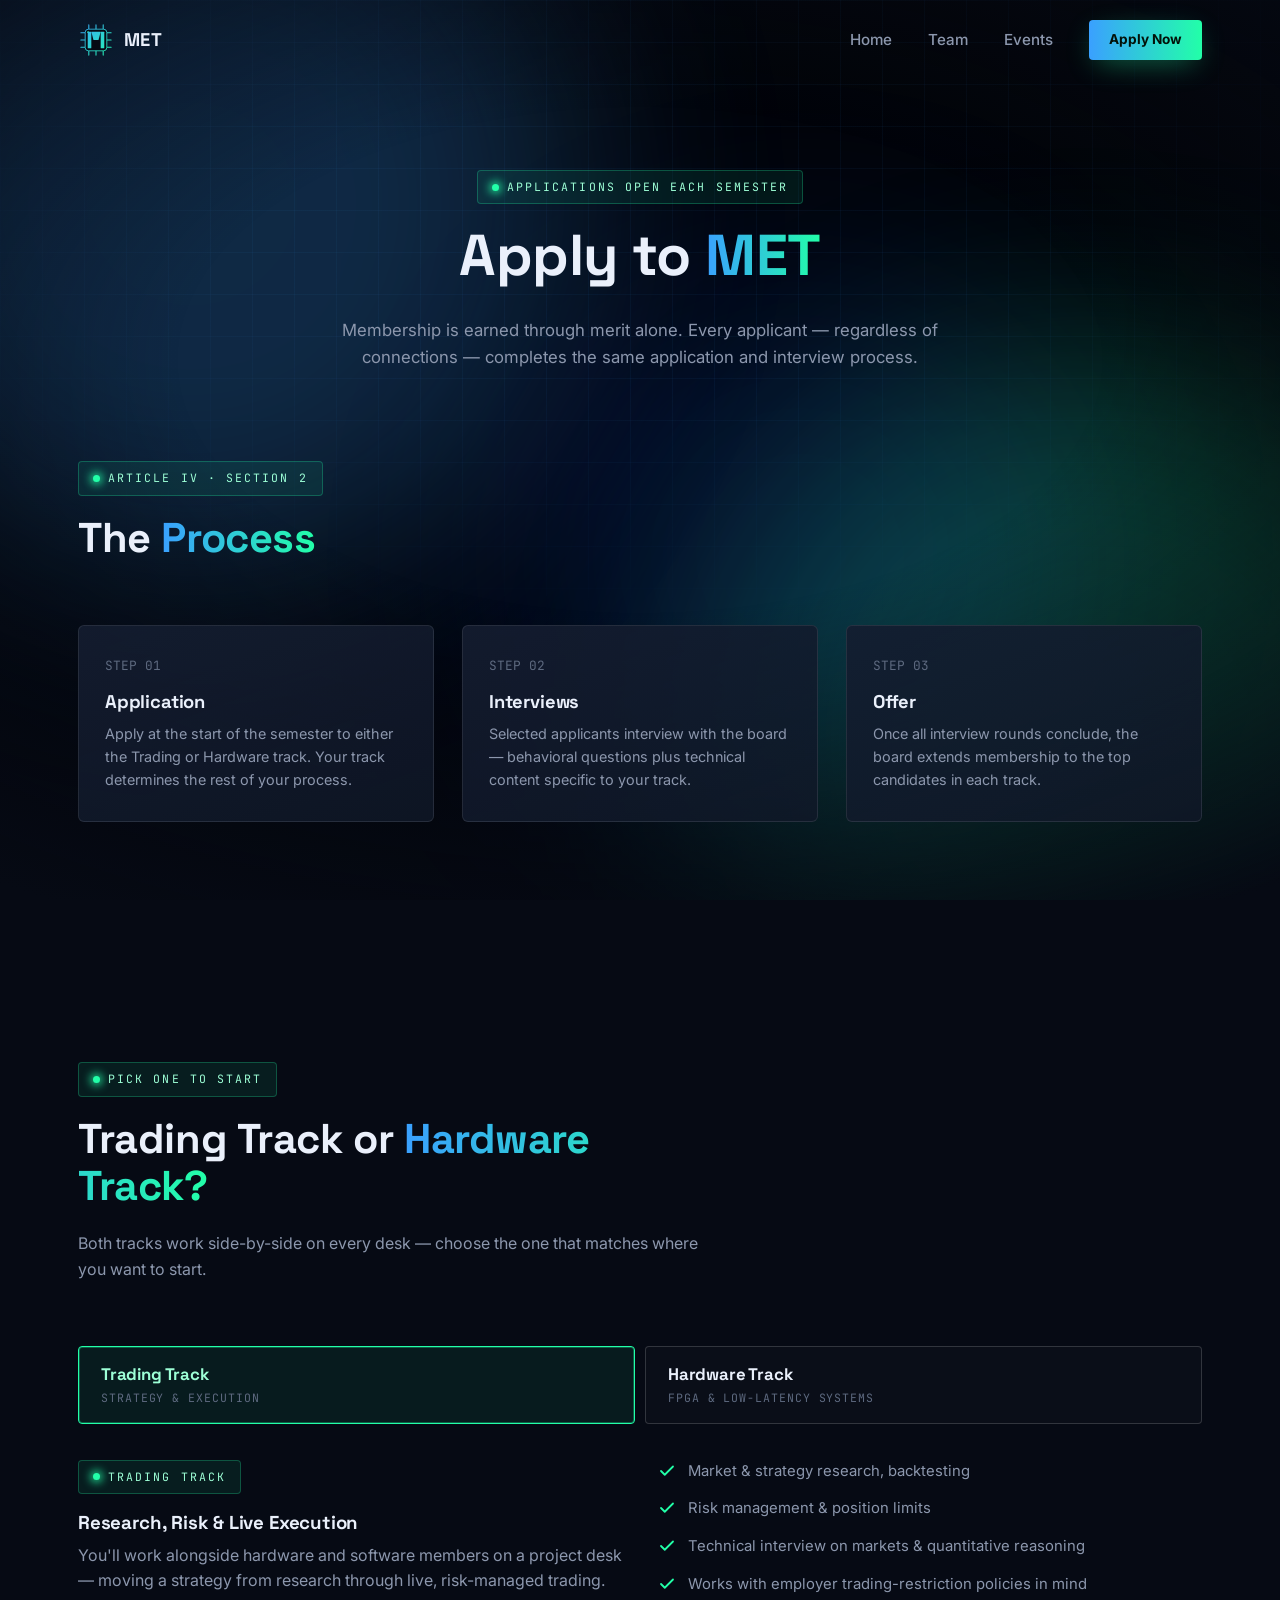
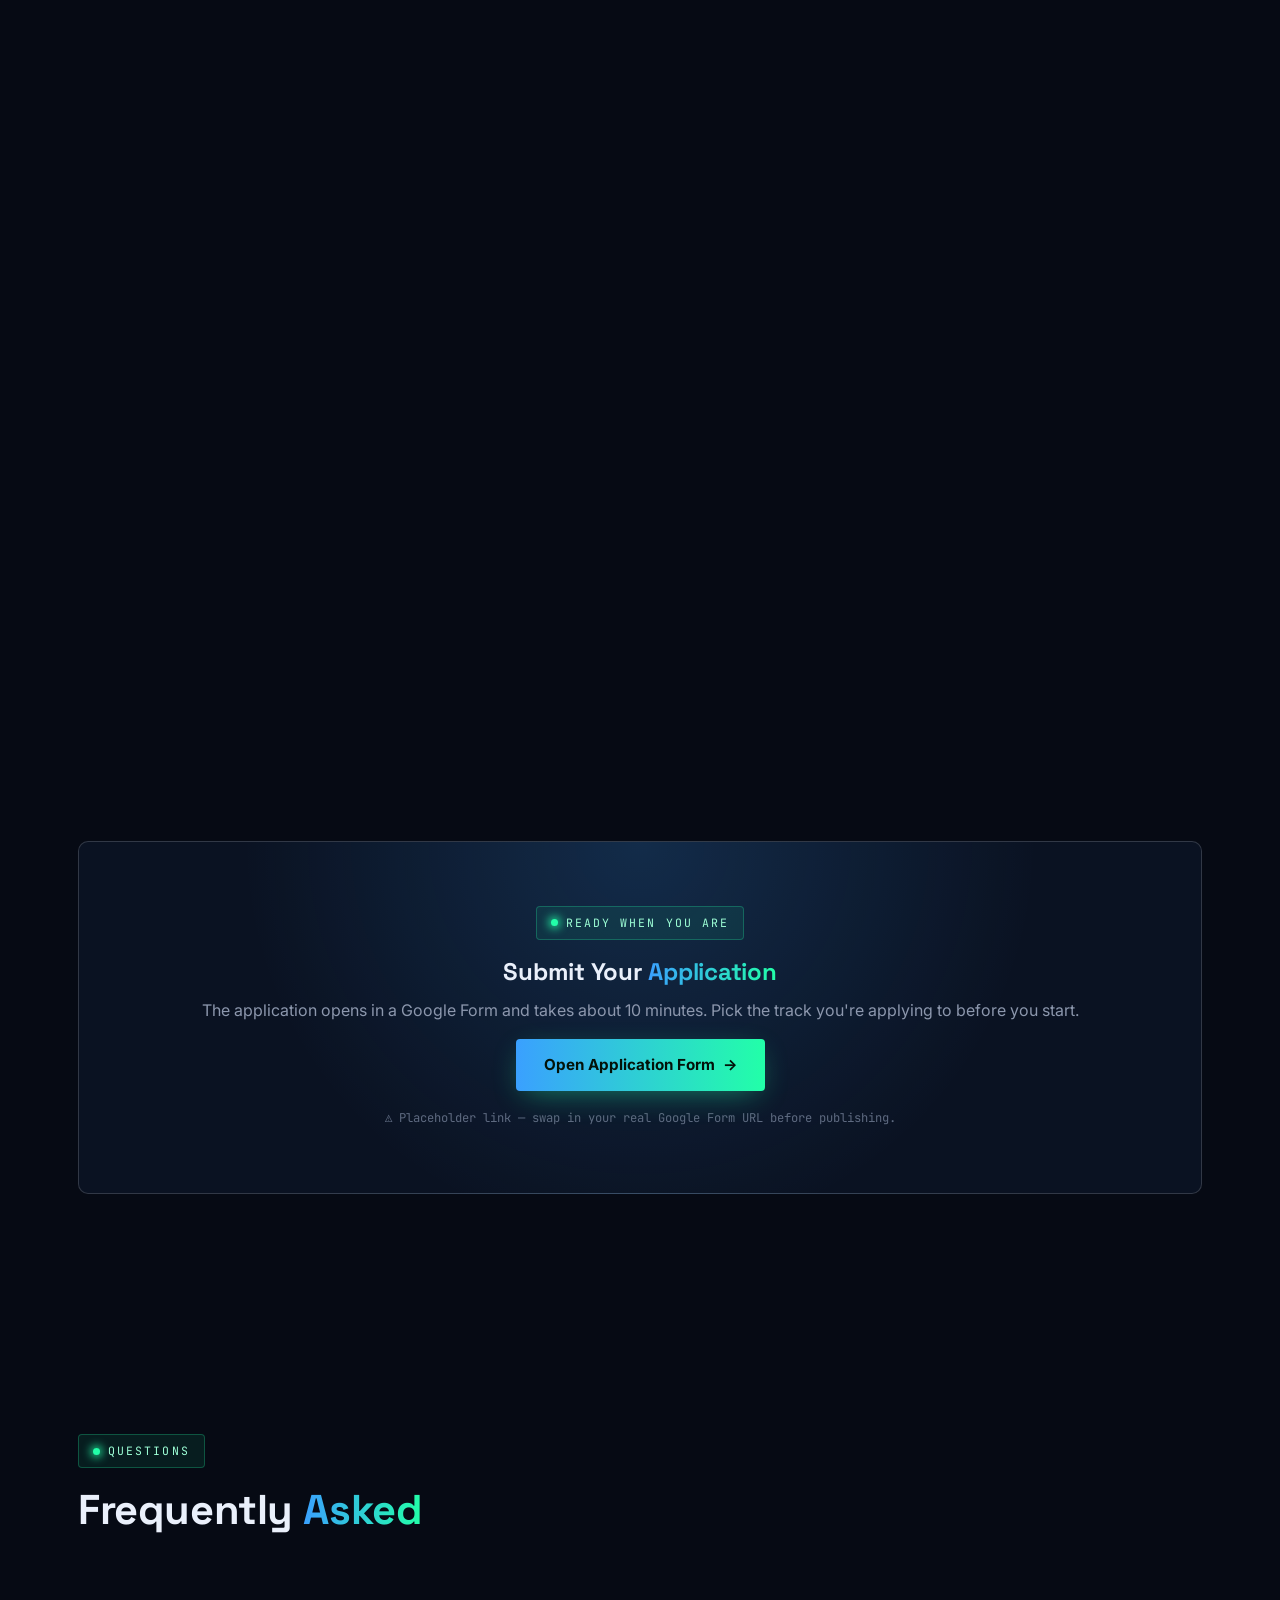
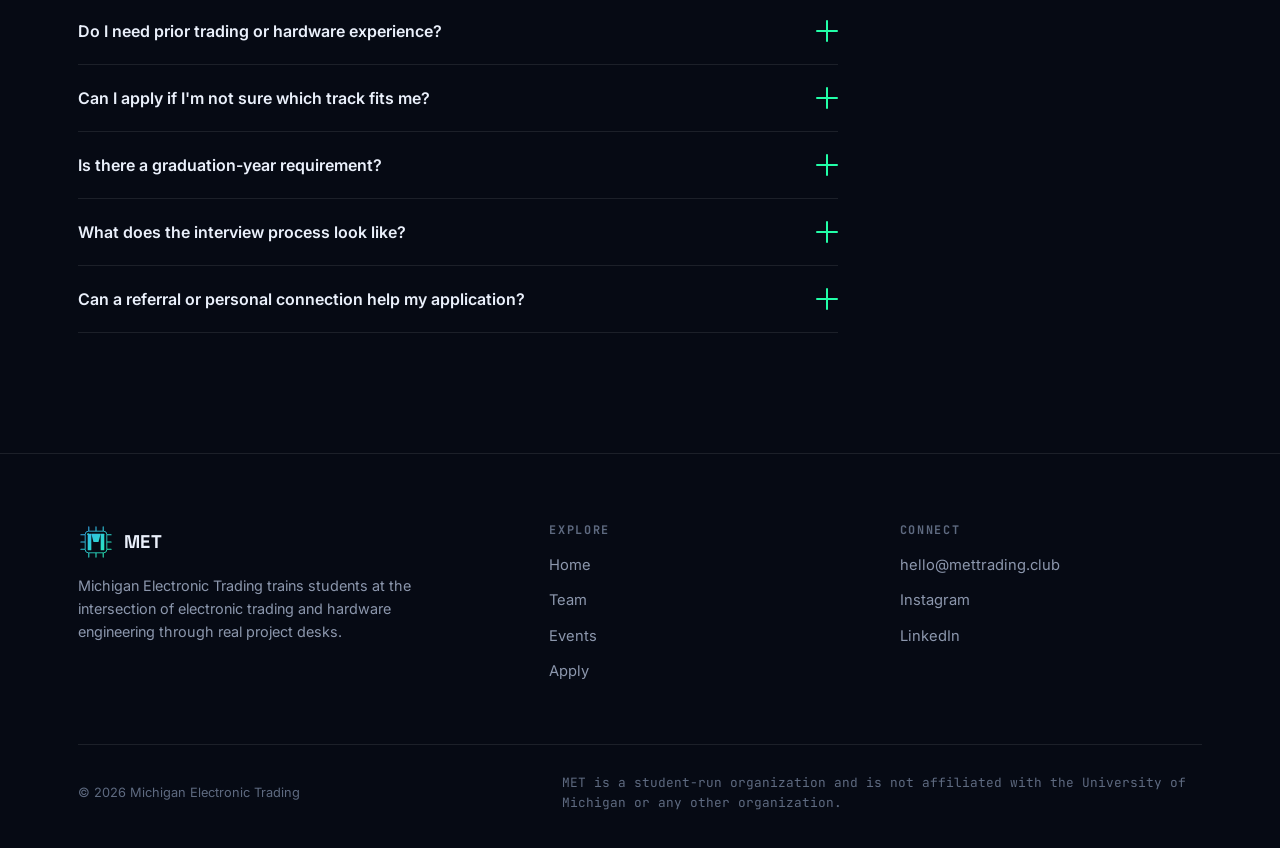
<file: apply.html>
<!DOCTYPE html>
<html lang="en">
<head>
<meta charset="UTF-8">
<meta name="viewport" content="width=device-width, initial-scale=1.0">
<title>Apply | Michigan Electronic Trading</title>
<meta name="description" content="Apply to Michigan Electronic Trading — choose the Trading or Hardware track and start the application process.">
<link rel="icon" type="image/svg+xml" href="assets/logo.svg">
<link rel="stylesheet" href="css/style.css">
</head>
<body>

<div class="aurora"><span class="b1"></span><span class="b2"></span><span class="b3"></span></div>
<div class="pcb-grid"></div>
<canvas id="binary-canvas"></canvas>
<div class="vignette"></div>
<div class="cursor-glow" id="cursorGlow"></div>
<div class="scroll-progress" id="scrollProgress"></div>

<header class="nav" id="nav">
  <div class="container nav-inner">
    <a href="index.html" class="brand">
      <svg class="logo-mark" viewBox="0 0 100 100" aria-hidden="true">
        <defs>
          <linearGradient id="metLogoGrad" x1="0" y1="0" x2="100" y2="100" gradientUnits="userSpaceOnUse">
            <stop offset="0" stop-color="#3aa0ff"/><stop offset="1" stop-color="#22ffa8"/>
          </linearGradient>
        </defs>
        <g stroke="url(#metLogoGrad)" stroke-width="3" stroke-linecap="round">
          <line x1="30" y1="8" x2="30" y2="20"/><line x1="50" y1="8" x2="50" y2="20"/><line x1="70" y1="8" x2="70" y2="20"/>
          <line x1="30" y1="80" x2="30" y2="92"/><line x1="50" y1="80" x2="50" y2="92"/><line x1="70" y1="80" x2="70" y2="92"/>
          <line x1="8" y1="30" x2="20" y2="30"/><line x1="8" y1="50" x2="20" y2="50"/><line x1="8" y1="70" x2="20" y2="70"/>
          <line x1="80" y1="30" x2="92" y2="30"/><line x1="80" y1="50" x2="92" y2="50"/><line x1="80" y1="70" x2="92" y2="70"/>
        </g>
        <rect x="20" y="20" width="60" height="60" rx="9" fill="#060a14" stroke="url(#metLogoGrad)" stroke-width="2.4"/>
        <circle class="chip-pulse" cx="28" cy="28" r="2.6" fill="#22ffa8"/>
        <rect x="27" y="27" width="10" height="46" rx="1.4" fill="url(#metLogoGrad)"/>
        <rect x="63" y="27" width="10" height="46" rx="1.4" fill="url(#metLogoGrad)"/>
        <polygon points="37,27 63,27 57,50 43,50" fill="url(#metLogoGrad)"/>
      </svg>
      <span>MET</span>
    </a>
    <nav class="nav-links" id="navLinks">
      <a href="index.html">Home</a>
      <a href="team.html">Team</a>
      <a href="events.html">Events</a>
      <a href="apply.html" class="btn btn-primary btn-sm">Apply Now</a>
    </nav>
    <button class="nav-toggle" id="navToggle" aria-label="Toggle menu"><span></span><span></span><span></span></button>
  </div>
</header>

<main>

  <section class="page-banner">
    <div class="container reveal">
      <span class="eyebrow">Applications Open Each Semester</span>
      <h1>Apply to <span class="grad-text">MET</span></h1>
      <p class="lede">Membership is earned through merit alone. Every applicant — regardless of connections — completes the same application and interview process.</p>
    </div>
  </section>

  <!-- ============================ PROCESS ============================ -->
  <section style="padding-top:0;">
    <div class="container">
      <div class="section-head reveal">
        <span class="eyebrow">Article IV · Section 2</span>
        <h2>The <span class="grad-text">Process</span></h2>
      </div>
      <div class="steps">
        <div class="step-card reveal">
          <div class="step-index mono">STEP 01</div>
          <h3>Application</h3>
          <p>Apply at the start of the semester to either the Trading or Hardware track. Your track determines the rest of your process.</p>
        </div>
        <div class="step-card reveal reveal-delay-1">
          <div class="step-index mono">STEP 02</div>
          <h3>Interviews</h3>
          <p>Selected applicants interview with the board — behavioral questions plus technical content specific to your track.</p>
        </div>
        <div class="step-card reveal reveal-delay-2">
          <div class="step-index mono">STEP 03</div>
          <h3>Offer</h3>
          <p>Once all interview rounds conclude, the board extends membership to the top candidates in each track.</p>
        </div>
      </div>
    </div>
  </section>

  <!-- ============================ TRACKS ============================ -->
  <section>
    <div class="container">
      <div class="section-head reveal">
        <span class="eyebrow">Pick One to Start</span>
        <h2>Trading Track or <span class="grad-text">Hardware Track?</span></h2>
        <p>Both tracks work side-by-side on every desk — choose the one that matches where you want to start.</p>
      </div>

      <div class="track-tabs reveal">
        <button class="track-tab active" data-target="trackTrading">
          <h4>Trading Track</h4>
          <span>Strategy &amp; Execution</span>
        </button>
        <button class="track-tab" data-target="trackHardware">
          <h4>Hardware Track</h4>
          <span>FPGA &amp; Low-Latency Systems</span>
        </button>
      </div>

      <div class="track-panel active" id="trackTrading">
        <div>
          <span class="eyebrow">Trading Track</span>
          <h3>Research, Risk &amp; Live Execution</h3>
          <p>You'll work alongside hardware and software members on a project desk — moving a strategy from research through live, risk-managed trading.</p>
        </div>
        <ul class="panel-list">
          <li><svg viewBox="0 0 24 24" fill="none" stroke-width="2.4" stroke-linecap="round" stroke-linejoin="round"><polyline points="20 6 9 17 4 12"/></svg> Market &amp; strategy research, backtesting</li>
          <li><svg viewBox="0 0 24 24" fill="none" stroke-width="2.4" stroke-linecap="round" stroke-linejoin="round"><polyline points="20 6 9 17 4 12"/></svg> Risk management &amp; position limits</li>
          <li><svg viewBox="0 0 24 24" fill="none" stroke-width="2.4" stroke-linecap="round" stroke-linejoin="round"><polyline points="20 6 9 17 4 12"/></svg> Technical interview on markets &amp; quantitative reasoning</li>
          <li><svg viewBox="0 0 24 24" fill="none" stroke-width="2.4" stroke-linecap="round" stroke-linejoin="round"><polyline points="20 6 9 17 4 12"/></svg> Works with employer trading-restriction policies in mind</li>
        </ul>
      </div>

      <div class="track-panel" id="trackHardware">
        <div>
          <span class="eyebrow">Hardware Track</span>
          <h3>FPGAs, RTL &amp; Low-Latency Systems</h3>
          <p>You'll design and build the hardware-accelerated systems that get a desk's strategy to the exchange — faster.</p>
        </div>
        <ul class="panel-list">
          <li><svg viewBox="0 0 24 24" fill="none" stroke-width="2.4" stroke-linecap="round" stroke-linejoin="round"><polyline points="20 6 9 17 4 12"/></svg> FPGA &amp; RTL development (Verilog/VHDL)</li>
          <li><svg viewBox="0 0 24 24" fill="none" stroke-width="2.4" stroke-linecap="round" stroke-linejoin="round"><polyline points="20 6 9 17 4 12"/></svg> Low-latency systems &amp; hardware-accelerated execution</li>
          <li><svg viewBox="0 0 24 24" fill="none" stroke-width="2.4" stroke-linecap="round" stroke-linejoin="round"><polyline points="20 6 9 17 4 12"/></svg> Technical interview on digital logic, systems, and code</li>
          <li><svg viewBox="0 0 24 24" fill="none" stroke-width="2.4" stroke-linecap="round" stroke-linejoin="round"><polyline points="20 6 9 17 4 12"/></svg> Integrates hardware directly into live desk strategies</li>
        </ul>
      </div>
    </div>
  </section>

  <!-- ========================== ELIGIBILITY ========================== -->
  <section>
    <div class="container">
      <div class="section-head reveal">
        <span class="eyebrow">Article IV · Section 2</span>
        <h2>Who Can <span class="grad-text">Apply?</span></h2>
      </div>
      <div class="elig-grid">
        <div class="elig-item reveal">
          <svg viewBox="0 0 24 24" fill="none" stroke-width="2"><circle cx="12" cy="8" r="4"/><path d="M4 21c0-4 4-6 8-6s8 2 8 6"/></svg>
          <p>Any University of Michigan student — faculty and staff too. There's no graduation-year requirement.</p>
        </div>
        <div class="elig-item reveal reveal-delay-1">
          <svg viewBox="0 0 24 24" fill="none" stroke-width="2"><path d="M12 2 L20 6 V12 C20 17 16 21 12 22 C8 21 4 17 4 12 V6 Z"/></svg>
          <p>Merit alone decides admission. No member or officer may grant, promise, or guarantee a spot.</p>
        </div>
        <div class="elig-item reveal reveal-delay-2">
          <svg viewBox="0 0 24 24" fill="none" stroke-width="2"><rect x="3" y="4" width="18" height="18" rx="2"/><line x1="16" y1="2" x2="16" y2="6"/><line x1="8" y1="2" x2="8" y2="6"/><line x1="3" y1="10" x2="21" y2="10"/></svg>
          <p>Recruiting runs at the start of every semester — applications, then interviews, for both tracks.</p>
        </div>
        <div class="elig-item reveal reveal-delay-3">
          <svg viewBox="0 0 24 24" fill="none" stroke-width="2"><path d="M22 11.08V12a10 10 0 11-5.93-9.14"/><polyline points="22 4 12 14.01 9 11.01"/></svg>
          <p>No stage of the process can be bypassed — every applicant completes the full application and interviews.</p>
        </div>
      </div>
    </div>
  </section>

  <!-- ============================ APPLY CTA ============================ -->
  <section>
    <div class="container">
      <div class="apply-card reveal">
        <span class="eyebrow">Ready When You Are</span>
        <h2>Submit Your <span class="grad-text">Application</span></h2>
        <p>The application opens in a Google Form and takes about 10 minutes. Pick the track you're applying to before you start.</p>
        <a href="https://forms.gle/REPLACE-WITH-YOUR-GOOGLE-FORM-LINK" target="_blank" rel="noopener" class="btn btn-primary">
          Open Application Form <span class="arrow">→</span>
        </a>
        <div class="form-note">⚠ Placeholder link — swap in your real Google Form URL before publishing.</div>
      </div>
    </div>
  </section>

  <!-- ============================== FAQ ============================== -->
  <section>
    <div class="container">
      <div class="section-head reveal">
        <span class="eyebrow">Questions</span>
        <h2>Frequently <span class="grad-text">Asked</span></h2>
      </div>
      <div class="reveal" style="max-width:760px;">
        <div class="faq-item">
          <button class="faq-q">Do I need prior trading or hardware experience?<span class="plus"></span></button>
          <div class="faq-a"><p>No — the application and interviews are designed to evaluate potential and fundamentals on your chosen track, not prior credentials.</p></div>
        </div>
        <div class="faq-item">
          <button class="faq-q">Can I apply if I'm not sure which track fits me?<span class="plus"></span></button>
          <div class="faq-a"><p>Pick the track that interests you most for your application and interview — the Trading and Hardware tracks work side-by-side on every desk either way.</p></div>
        </div>
        <div class="faq-item">
          <button class="faq-q">Is there a graduation-year requirement?<span class="plus"></span></button>
          <div class="faq-a"><p>No. All University of Michigan students are welcome to apply, regardless of what year they are.</p></div>
        </div>
        <div class="faq-item">
          <button class="faq-q">What does the interview process look like?<span class="plus"></span></button>
          <div class="faq-a"><p>Interviews combine behavioral questions with technical content specific to your track, conducted by the board after the application deadline.</p></div>
        </div>
        <div class="faq-item">
          <button class="faq-q">Can a referral or personal connection help my application?<span class="plus"></span></button>
          <div class="faq-a"><p>No. Referrals and recommendations may be noted but carry no weight — every applicant is evaluated on merit alone, and board members with a close relationship to an applicant must recuse themselves.</p></div>
        </div>
      </div>
    </div>
  </section>

</main>

<footer class="footer">
  <div class="container">
    <div class="footer-top">
      <div class="footer-brand">
        <a href="index.html" class="brand">
          <svg class="logo-mark" viewBox="0 0 100 100" aria-hidden="true">
            <g stroke="url(#metLogoGrad)" stroke-width="3" stroke-linecap="round">
              <line x1="30" y1="8" x2="30" y2="20"/><line x1="50" y1="8" x2="50" y2="20"/><line x1="70" y1="8" x2="70" y2="20"/>
              <line x1="30" y1="80" x2="30" y2="92"/><line x1="50" y1="80" x2="50" y2="92"/><line x1="70" y1="80" x2="70" y2="92"/>
              <line x1="8" y1="30" x2="20" y2="30"/><line x1="8" y1="50" x2="20" y2="50"/><line x1="8" y1="70" x2="20" y2="70"/>
              <line x1="80" y1="30" x2="92" y2="30"/><line x1="80" y1="50" x2="92" y2="50"/><line x1="80" y1="70" x2="92" y2="70"/>
            </g>
            <rect x="20" y="20" width="60" height="60" rx="9" fill="#060a14" stroke="url(#metLogoGrad)" stroke-width="2.4"/>
            <circle cx="28" cy="28" r="2.6" fill="#22ffa8"/>
            <rect x="27" y="27" width="10" height="46" rx="1.4" fill="url(#metLogoGrad)"/>
            <rect x="63" y="27" width="10" height="46" rx="1.4" fill="url(#metLogoGrad)"/>
            <polygon points="37,27 63,27 57,50 43,50" fill="url(#metLogoGrad)"/>
          </svg>
          <span>MET</span>
        </a>
        <p>Michigan Electronic Trading trains students at the intersection of electronic trading and hardware engineering through real project desks.</p>
      </div>
      <div class="footer-col">
        <h4>Explore</h4>
        <a href="index.html">Home</a>
        <a href="team.html">Team</a>
        <a href="events.html">Events</a>
        <a href="apply.html">Apply</a>
      </div>
      <div class="footer-col">
        <h4>Connect</h4>
        <a href="mailto:hello@mettrading.club">hello@mettrading.club</a>
        <a href="#">Instagram</a>
        <a href="#">LinkedIn</a>
      </div>
    </div>
    <div class="footer-bottom">
      <span>© <span data-year></span> Michigan Electronic Trading</span>
      <span class="disclaimer mono">MET is a student-run organization and is not affiliated with the University of Michigan or any other organization.</span>
    </div>
  </div>
</footer>

<script src="js/main.js"></script>
</body>
</html>
</file>
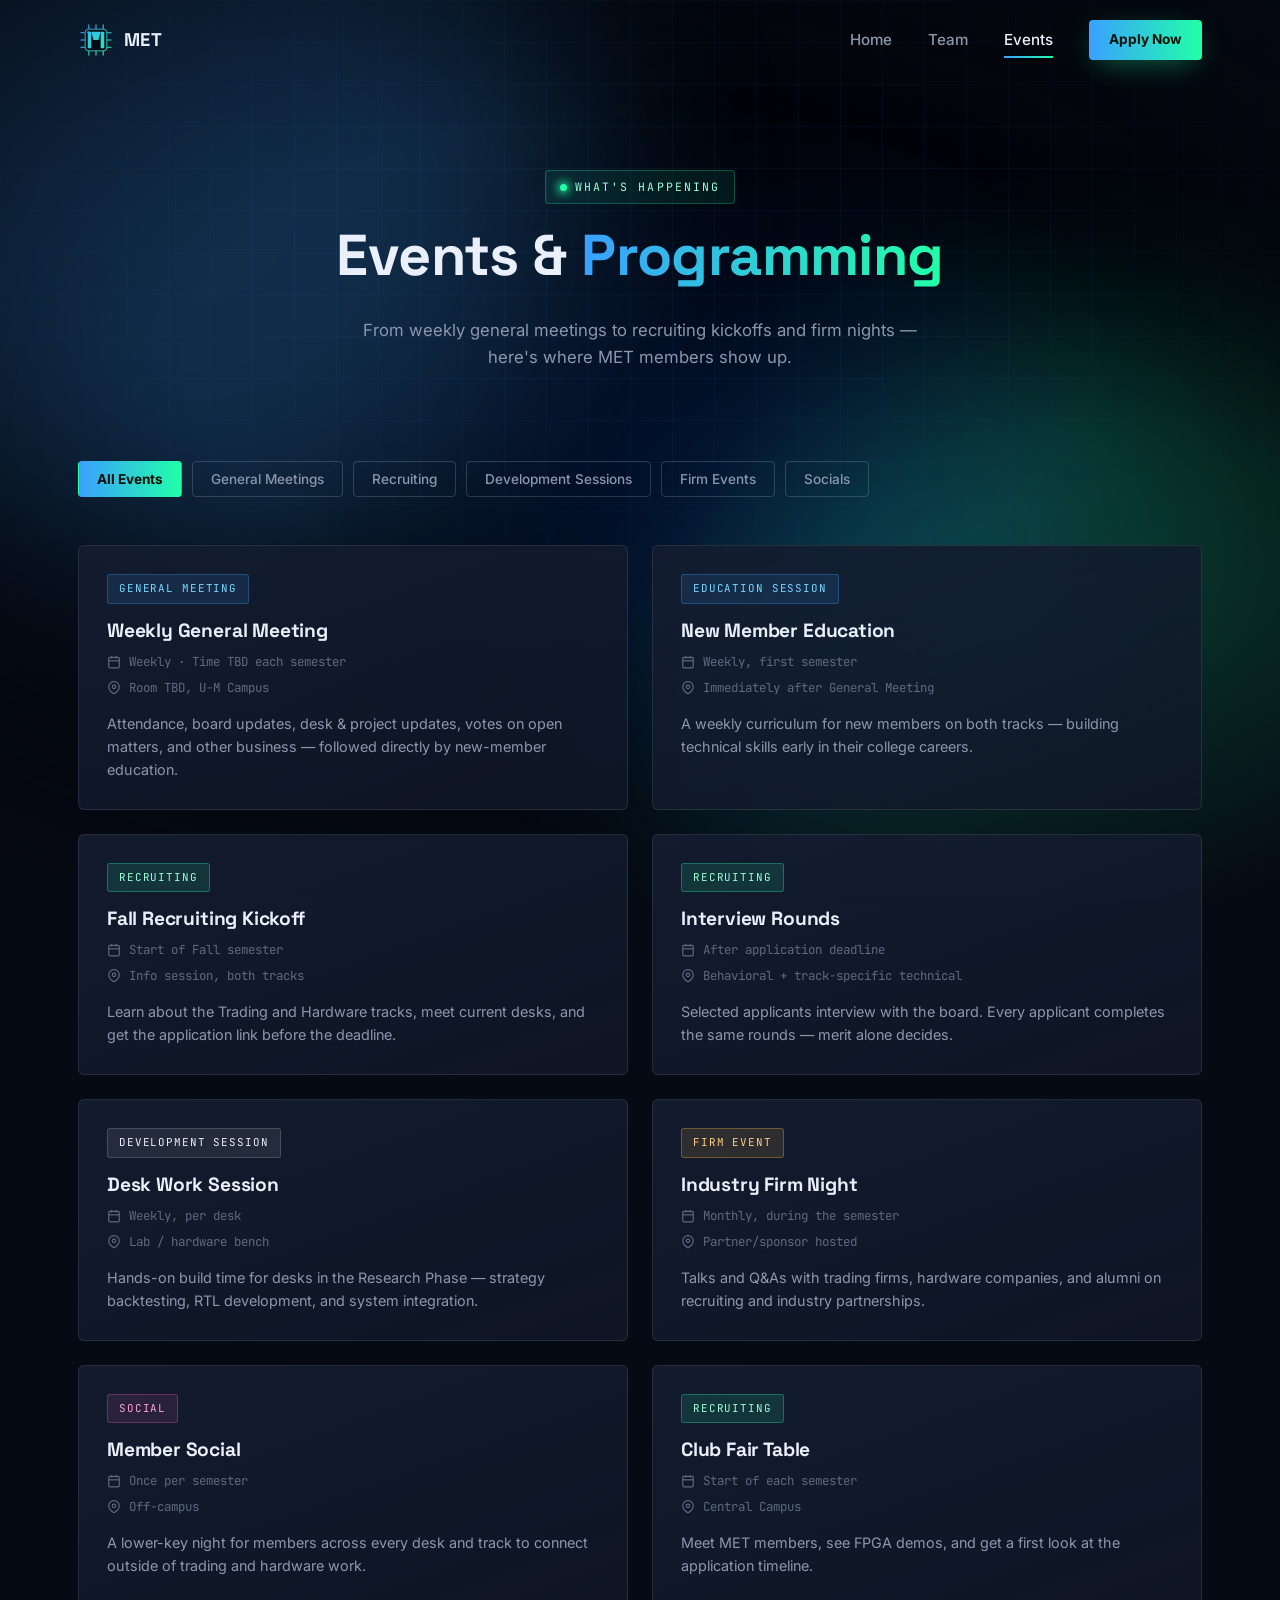
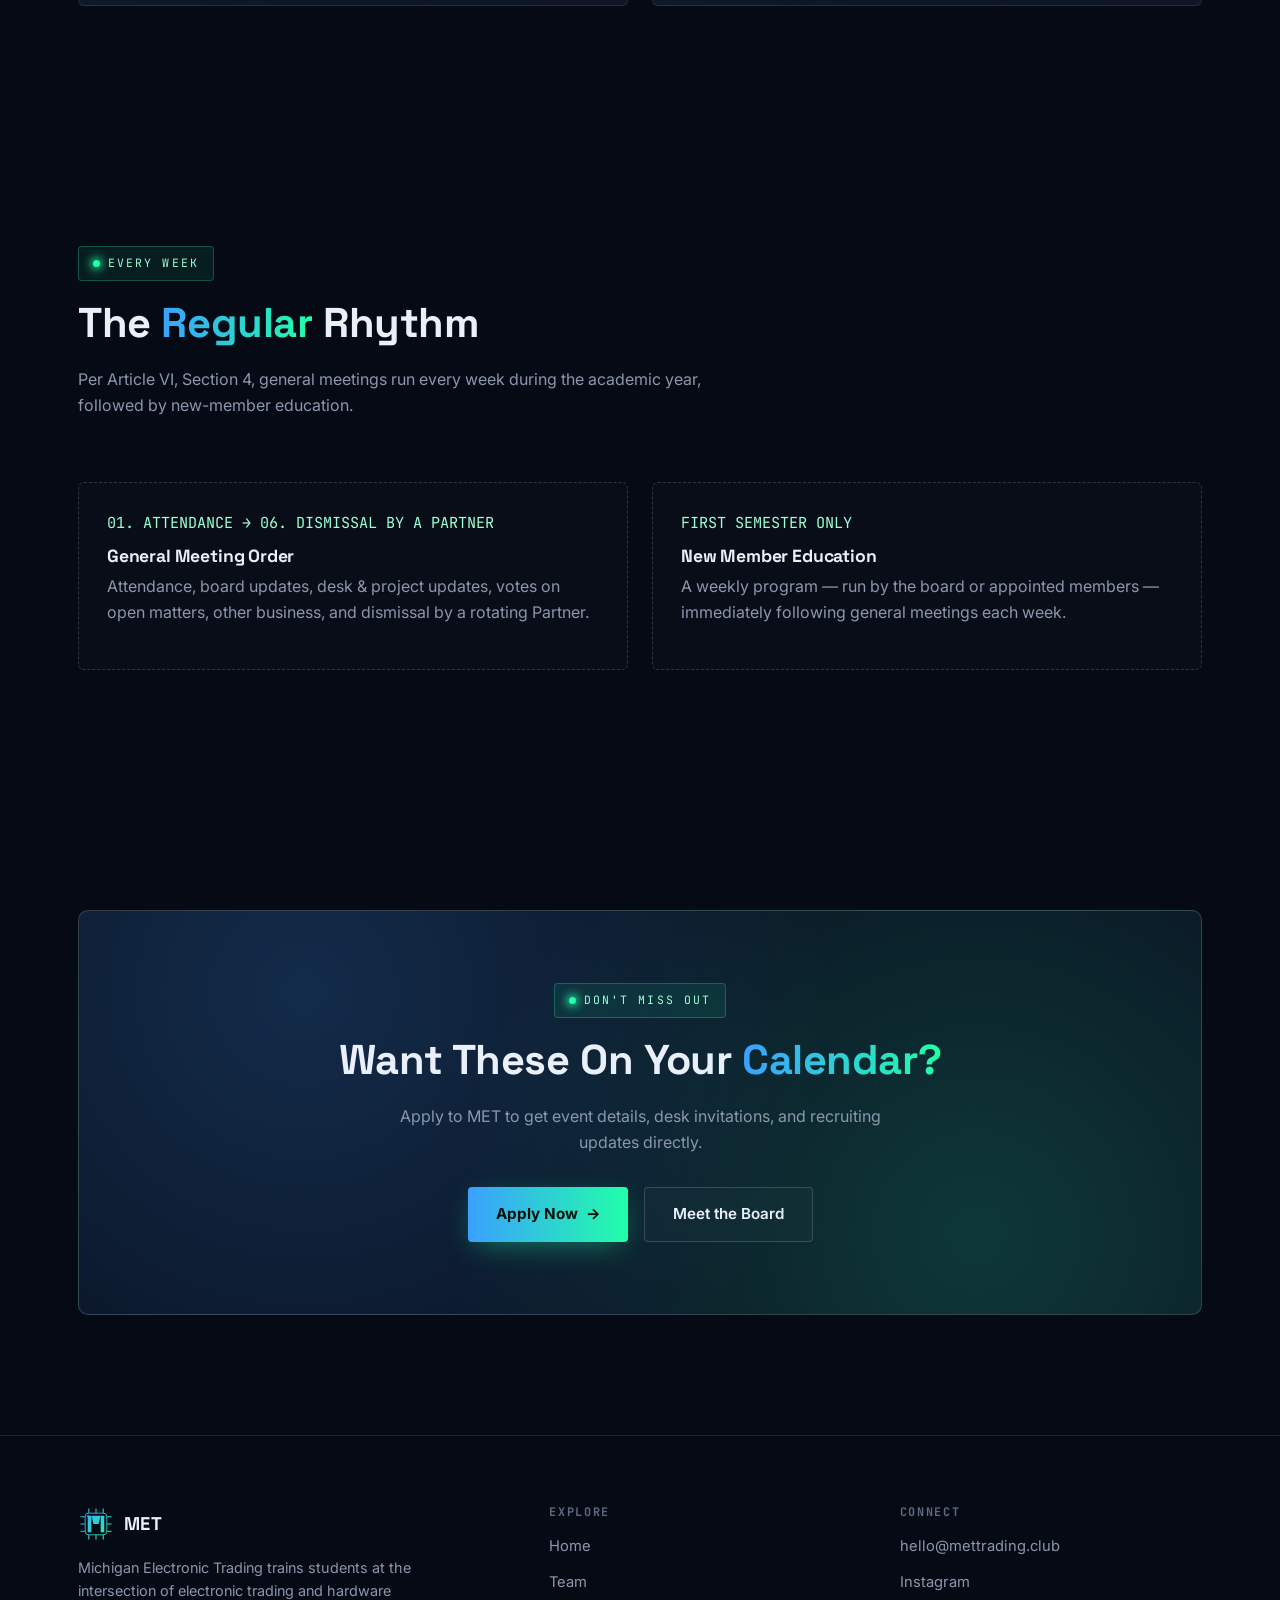
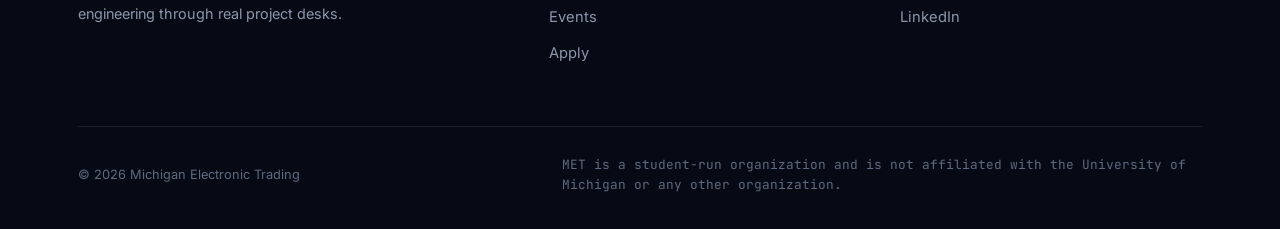
<file: events.html>
<!DOCTYPE html>
<html lang="en">
<head>
<meta charset="UTF-8">
<meta name="viewport" content="width=device-width, initial-scale=1.0">
<title>Events | Michigan Electronic Trading</title>
<meta name="description" content="General meetings, recruiting events, development sessions, firm nights, and socials hosted by Michigan Electronic Trading.">
<link rel="icon" type="image/svg+xml" href="assets/logo.svg">
<link rel="stylesheet" href="css/style.css">
</head>
<body>

<div class="aurora"><span class="b1"></span><span class="b2"></span><span class="b3"></span></div>
<div class="pcb-grid"></div>
<canvas id="binary-canvas"></canvas>
<div class="vignette"></div>
<div class="cursor-glow" id="cursorGlow"></div>
<div class="scroll-progress" id="scrollProgress"></div>

<header class="nav" id="nav">
  <div class="container nav-inner">
    <a href="index.html" class="brand">
      <svg class="logo-mark" viewBox="0 0 100 100" aria-hidden="true">
        <defs>
          <linearGradient id="metLogoGrad" x1="0" y1="0" x2="100" y2="100" gradientUnits="userSpaceOnUse">
            <stop offset="0" stop-color="#3aa0ff"/><stop offset="1" stop-color="#22ffa8"/>
          </linearGradient>
        </defs>
        <g stroke="url(#metLogoGrad)" stroke-width="3" stroke-linecap="round">
          <line x1="30" y1="8" x2="30" y2="20"/><line x1="50" y1="8" x2="50" y2="20"/><line x1="70" y1="8" x2="70" y2="20"/>
          <line x1="30" y1="80" x2="30" y2="92"/><line x1="50" y1="80" x2="50" y2="92"/><line x1="70" y1="80" x2="70" y2="92"/>
          <line x1="8" y1="30" x2="20" y2="30"/><line x1="8" y1="50" x2="20" y2="50"/><line x1="8" y1="70" x2="20" y2="70"/>
          <line x1="80" y1="30" x2="92" y2="30"/><line x1="80" y1="50" x2="92" y2="50"/><line x1="80" y1="70" x2="92" y2="70"/>
        </g>
        <rect x="20" y="20" width="60" height="60" rx="9" fill="#060a14" stroke="url(#metLogoGrad)" stroke-width="2.4"/>
        <circle class="chip-pulse" cx="28" cy="28" r="2.6" fill="#22ffa8"/>
        <rect x="27" y="27" width="10" height="46" rx="1.4" fill="url(#metLogoGrad)"/>
        <rect x="63" y="27" width="10" height="46" rx="1.4" fill="url(#metLogoGrad)"/>
        <polygon points="37,27 63,27 57,50 43,50" fill="url(#metLogoGrad)"/>
      </svg>
      <span>MET</span>
    </a>
    <nav class="nav-links" id="navLinks">
      <a href="index.html">Home</a>
      <a href="team.html">Team</a>
      <a href="events.html" class="active">Events</a>
      <a href="apply.html" class="btn btn-primary btn-sm">Apply Now</a>
    </nav>
    <button class="nav-toggle" id="navToggle" aria-label="Toggle menu"><span></span><span></span><span></span></button>
  </div>
</header>

<main>

  <section class="page-banner">
    <div class="container reveal">
      <span class="eyebrow">What's Happening</span>
      <h1>Events &amp; <span class="grad-text">Programming</span></h1>
      <p class="lede">From weekly general meetings to recruiting kickoffs and firm nights — here's where MET members show up.</p>
    </div>
  </section>

  <section style="padding-top:0;">
    <div class="container">

      <div class="filter-row reveal">
        <button class="filter-btn active" data-filter="all">All Events</button>
        <button class="filter-btn" data-filter="general">General Meetings</button>
        <button class="filter-btn" data-filter="recruiting">Recruiting</button>
        <button class="filter-btn" data-filter="dev">Development Sessions</button>
        <button class="filter-btn" data-filter="firm">Firm Events</button>
        <button class="filter-btn" data-filter="social">Socials</button>
      </div>

      <div class="events-grid">

        <div class="event-card reveal" data-category="general">
          <span class="tag c-general mono">General Meeting</span>
          <h3>Weekly General Meeting</h3>
          <div class="meta">
            <span><svg viewBox="0 0 24 24" fill="none" stroke-width="2"><rect x="3" y="4" width="18" height="18" rx="2"/><line x1="16" y1="2" x2="16" y2="6"/><line x1="8" y1="2" x2="8" y2="6"/><line x1="3" y1="10" x2="21" y2="10"/></svg> Weekly · Time TBD each semester</span>
            <span><svg viewBox="0 0 24 24" fill="none" stroke-width="2"><path d="M21 10c0 7-9 12-9 12s-9-5-9-12a9 9 0 0118 0z"/><circle cx="12" cy="10" r="3"/></svg> Room TBD, U-M Campus</span>
          </div>
          <p>Attendance, board updates, desk &amp; project updates, votes on open matters, and other business — followed directly by new-member education.</p>
        </div>

        <div class="event-card reveal reveal-delay-1" data-category="general">
          <span class="tag c-general mono">Education Session</span>
          <h3>New Member Education</h3>
          <div class="meta">
            <span><svg viewBox="0 0 24 24" fill="none" stroke-width="2"><rect x="3" y="4" width="18" height="18" rx="2"/><line x1="16" y1="2" x2="16" y2="6"/><line x1="8" y1="2" x2="8" y2="6"/><line x1="3" y1="10" x2="21" y2="10"/></svg> Weekly, first semester</span>
            <span><svg viewBox="0 0 24 24" fill="none" stroke-width="2"><path d="M21 10c0 7-9 12-9 12s-9-5-9-12a9 9 0 0118 0z"/><circle cx="12" cy="10" r="3"/></svg> Immediately after General Meeting</span>
          </div>
          <p>A weekly curriculum for new members on both tracks — building technical skills early in their college careers.</p>
        </div>

        <div class="event-card reveal reveal-delay-2" data-category="recruiting">
          <span class="tag c-recruiting mono">Recruiting</span>
          <h3>Fall Recruiting Kickoff</h3>
          <div class="meta">
            <span><svg viewBox="0 0 24 24" fill="none" stroke-width="2"><rect x="3" y="4" width="18" height="18" rx="2"/><line x1="16" y1="2" x2="16" y2="6"/><line x1="8" y1="2" x2="8" y2="6"/><line x1="3" y1="10" x2="21" y2="10"/></svg> Start of Fall semester</span>
            <span><svg viewBox="0 0 24 24" fill="none" stroke-width="2"><path d="M21 10c0 7-9 12-9 12s-9-5-9-12a9 9 0 0118 0z"/><circle cx="12" cy="10" r="3"/></svg> Info session, both tracks</span>
          </div>
          <p>Learn about the Trading and Hardware tracks, meet current desks, and get the application link before the deadline.</p>
        </div>

        <div class="event-card reveal" data-category="recruiting">
          <span class="tag c-recruiting mono">Recruiting</span>
          <h3>Interview Rounds</h3>
          <div class="meta">
            <span><svg viewBox="0 0 24 24" fill="none" stroke-width="2"><rect x="3" y="4" width="18" height="18" rx="2"/><line x1="16" y1="2" x2="16" y2="6"/><line x1="8" y1="2" x2="8" y2="6"/><line x1="3" y1="10" x2="21" y2="10"/></svg> After application deadline</span>
            <span><svg viewBox="0 0 24 24" fill="none" stroke-width="2"><path d="M21 10c0 7-9 12-9 12s-9-5-9-12a9 9 0 0118 0z"/><circle cx="12" cy="10" r="3"/></svg> Behavioral + track-specific technical</span>
          </div>
          <p>Selected applicants interview with the board. Every applicant completes the same rounds — merit alone decides.</p>
        </div>

        <div class="event-card reveal reveal-delay-1" data-category="dev">
          <span class="tag c-dev mono">Development Session</span>
          <h3>Desk Work Session</h3>
          <div class="meta">
            <span><svg viewBox="0 0 24 24" fill="none" stroke-width="2"><rect x="3" y="4" width="18" height="18" rx="2"/><line x1="16" y1="2" x2="16" y2="6"/><line x1="8" y1="2" x2="8" y2="6"/><line x1="3" y1="10" x2="21" y2="10"/></svg> Weekly, per desk</span>
            <span><svg viewBox="0 0 24 24" fill="none" stroke-width="2"><path d="M21 10c0 7-9 12-9 12s-9-5-9-12a9 9 0 0118 0z"/><circle cx="12" cy="10" r="3"/></svg> Lab / hardware bench</span>
          </div>
          <p>Hands-on build time for desks in the Research Phase — strategy backtesting, RTL development, and system integration.</p>
        </div>

        <div class="event-card reveal reveal-delay-2" data-category="firm">
          <span class="tag c-firm mono">Firm Event</span>
          <h3>Industry Firm Night</h3>
          <div class="meta">
            <span><svg viewBox="0 0 24 24" fill="none" stroke-width="2"><rect x="3" y="4" width="18" height="18" rx="2"/><line x1="16" y1="2" x2="16" y2="6"/><line x1="8" y1="2" x2="8" y2="6"/><line x1="3" y1="10" x2="21" y2="10"/></svg> Monthly, during the semester</span>
            <span><svg viewBox="0 0 24 24" fill="none" stroke-width="2"><path d="M21 10c0 7-9 12-9 12s-9-5-9-12a9 9 0 0118 0z"/><circle cx="12" cy="10" r="3"/></svg> Partner/sponsor hosted</span>
          </div>
          <p>Talks and Q&amp;As with trading firms, hardware companies, and alumni on recruiting and industry partnerships.</p>
        </div>

        <div class="event-card reveal" data-category="social">
          <span class="tag c-social mono">Social</span>
          <h3>Member Social</h3>
          <div class="meta">
            <span><svg viewBox="0 0 24 24" fill="none" stroke-width="2"><rect x="3" y="4" width="18" height="18" rx="2"/><line x1="16" y1="2" x2="16" y2="6"/><line x1="8" y1="2" x2="8" y2="6"/><line x1="3" y1="10" x2="21" y2="10"/></svg> Once per semester</span>
            <span><svg viewBox="0 0 24 24" fill="none" stroke-width="2"><path d="M21 10c0 7-9 12-9 12s-9-5-9-12a9 9 0 0118 0z"/><circle cx="12" cy="10" r="3"/></svg> Off-campus</span>
          </div>
          <p>A lower-key night for members across every desk and track to connect outside of trading and hardware work.</p>
        </div>

        <div class="event-card reveal reveal-delay-1" data-category="recruiting">
          <span class="tag c-recruiting mono">Recruiting</span>
          <h3>Club Fair Table</h3>
          <div class="meta">
            <span><svg viewBox="0 0 24 24" fill="none" stroke-width="2"><rect x="3" y="4" width="18" height="18" rx="2"/><line x1="16" y1="2" x2="16" y2="6"/><line x1="8" y1="2" x2="8" y2="6"/><line x1="3" y1="10" x2="21" y2="10"/></svg> Start of each semester</span>
            <span><svg viewBox="0 0 24 24" fill="none" stroke-width="2"><path d="M21 10c0 7-9 12-9 12s-9-5-9-12a9 9 0 0118 0z"/><circle cx="12" cy="10" r="3"/></svg> Central Campus</span>
          </div>
          <p>Meet MET members, see FPGA demos, and get a first look at the application timeline.</p>
        </div>

      </div>
    </div>
  </section>

  <!-- ===================== RECURRING SCHEDULE ===================== -->
  <section>
    <div class="container">
      <div class="section-head reveal">
        <span class="eyebrow">Every Week</span>
        <h2>The <span class="grad-text">Regular</span> Rhythm</h2>
        <p>Per Article VI, Section 4, general meetings run every week during the academic year, followed by new-member education.</p>
      </div>
      <div class="recurring-block">
        <div class="recurring-card reveal">
          <span class="when mono">01. ATTENDANCE → 06. DISMISSAL BY A PARTNER</span>
          <h3>General Meeting Order</h3>
          <p>Attendance, board updates, desk &amp; project updates, votes on open matters, other business, and dismissal by a rotating Partner.</p>
        </div>
        <div class="recurring-card reveal reveal-delay-1">
          <span class="when mono">FIRST SEMESTER ONLY</span>
          <h3>New Member Education</h3>
          <p>A weekly program — run by the board or appointed members — immediately following general meetings each week.</p>
        </div>
      </div>
    </div>
  </section>

  <section>
    <div class="container">
      <div class="cta-banner reveal">
        <span class="eyebrow">Don't Miss Out</span>
        <h2>Want These On Your <span class="grad-text">Calendar?</span></h2>
        <p>Apply to MET to get event details, desk invitations, and recruiting updates directly.</p>
        <div class="hero-actions">
          <a href="apply.html" class="btn btn-primary">Apply Now <span class="arrow">→</span></a>
          <a href="team.html" class="btn btn-ghost">Meet the Board</a>
        </div>
      </div>
    </div>
  </section>

</main>

<footer class="footer">
  <div class="container">
    <div class="footer-top">
      <div class="footer-brand">
        <a href="index.html" class="brand">
          <svg class="logo-mark" viewBox="0 0 100 100" aria-hidden="true">
            <g stroke="url(#metLogoGrad)" stroke-width="3" stroke-linecap="round">
              <line x1="30" y1="8" x2="30" y2="20"/><line x1="50" y1="8" x2="50" y2="20"/><line x1="70" y1="8" x2="70" y2="20"/>
              <line x1="30" y1="80" x2="30" y2="92"/><line x1="50" y1="80" x2="50" y2="92"/><line x1="70" y1="80" x2="70" y2="92"/>
              <line x1="8" y1="30" x2="20" y2="30"/><line x1="8" y1="50" x2="20" y2="50"/><line x1="8" y1="70" x2="20" y2="70"/>
              <line x1="80" y1="30" x2="92" y2="30"/><line x1="80" y1="50" x2="92" y2="50"/><line x1="80" y1="70" x2="92" y2="70"/>
            </g>
            <rect x="20" y="20" width="60" height="60" rx="9" fill="#060a14" stroke="url(#metLogoGrad)" stroke-width="2.4"/>
            <circle cx="28" cy="28" r="2.6" fill="#22ffa8"/>
            <rect x="27" y="27" width="10" height="46" rx="1.4" fill="url(#metLogoGrad)"/>
            <rect x="63" y="27" width="10" height="46" rx="1.4" fill="url(#metLogoGrad)"/>
            <polygon points="37,27 63,27 57,50 43,50" fill="url(#metLogoGrad)"/>
          </svg>
          <span>MET</span>
        </a>
        <p>Michigan Electronic Trading trains students at the intersection of electronic trading and hardware engineering through real project desks.</p>
      </div>
      <div class="footer-col">
        <h4>Explore</h4>
        <a href="index.html">Home</a>
        <a href="team.html">Team</a>
        <a href="events.html">Events</a>
        <a href="apply.html">Apply</a>
      </div>
      <div class="footer-col">
        <h4>Connect</h4>
        <a href="mailto:hello@mettrading.club">hello@mettrading.club</a>
        <a href="#">Instagram</a>
        <a href="#">LinkedIn</a>
      </div>
    </div>
    <div class="footer-bottom">
      <span>© <span data-year></span> Michigan Electronic Trading</span>
      <span class="disclaimer mono">MET is a student-run organization and is not affiliated with the University of Michigan or any other organization.</span>
    </div>
  </div>
</footer>

<script src="js/main.js"></script>
</body>
</html>
</file>
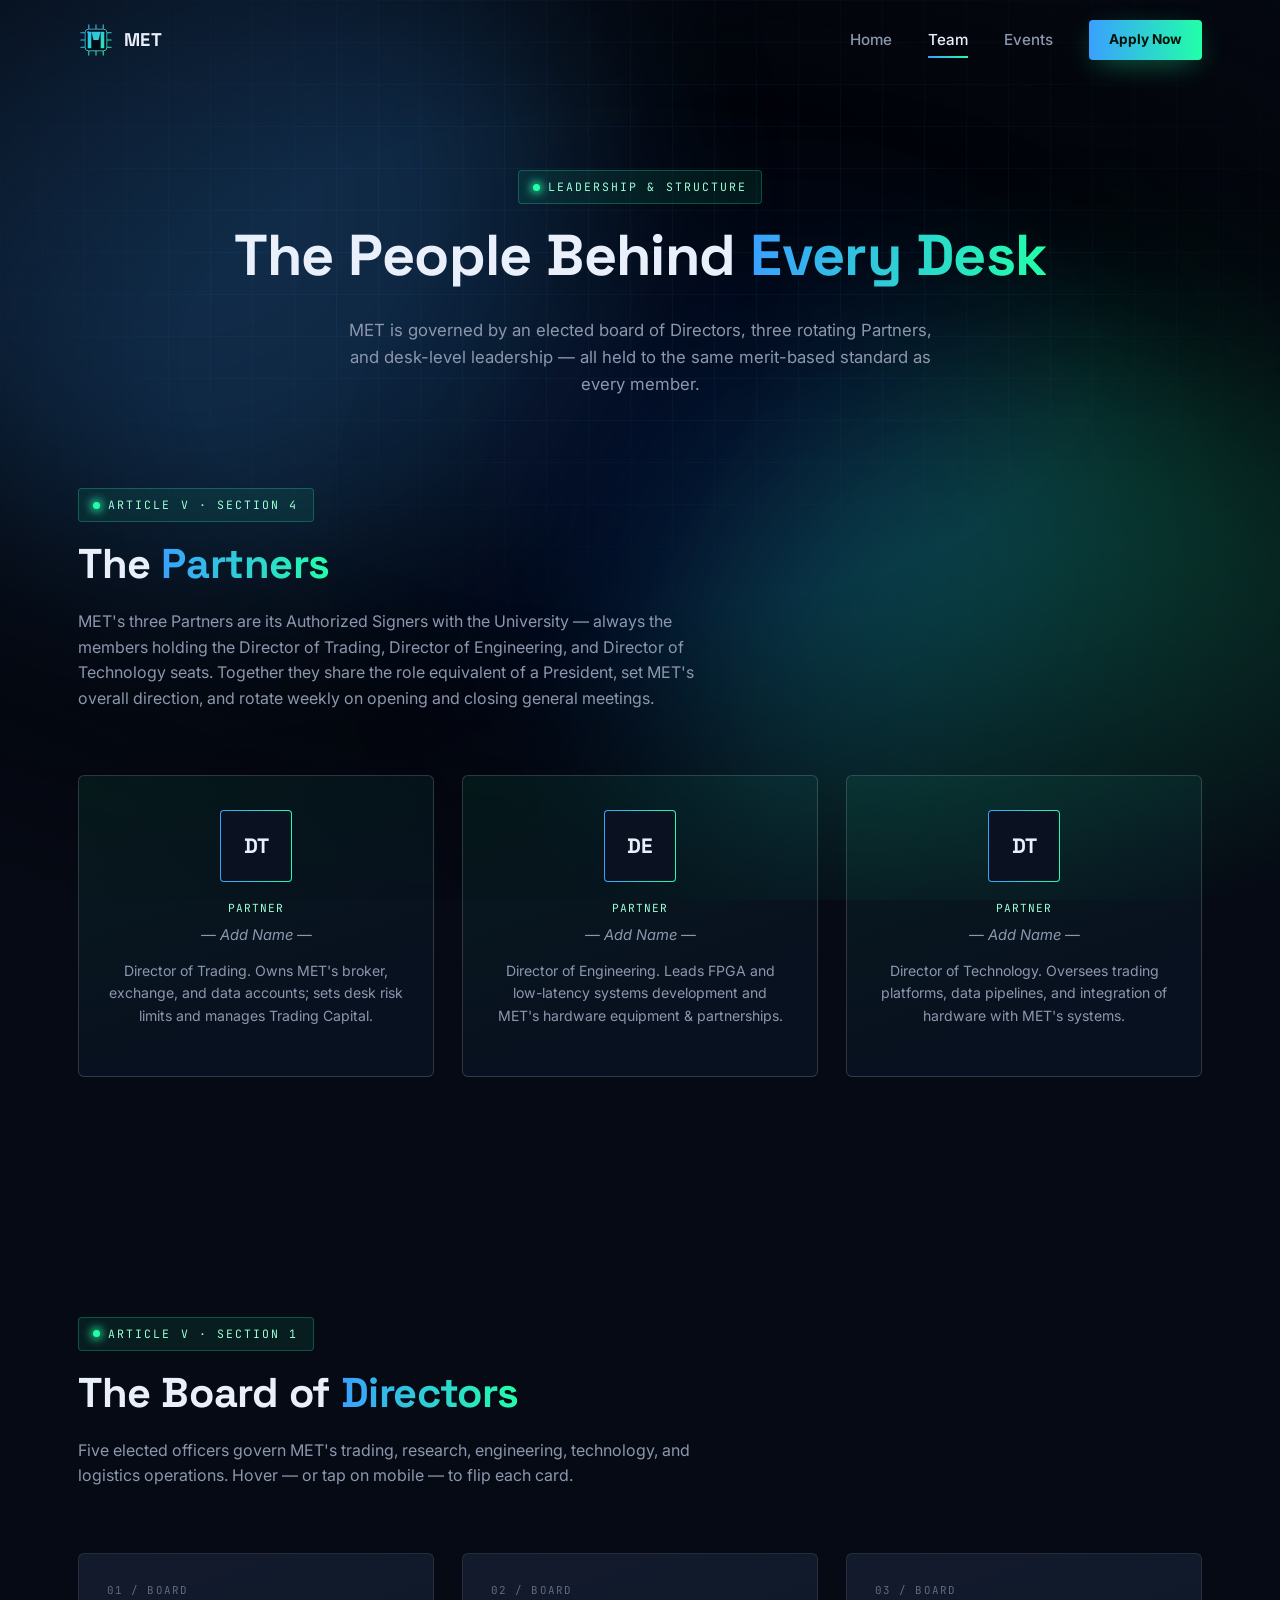
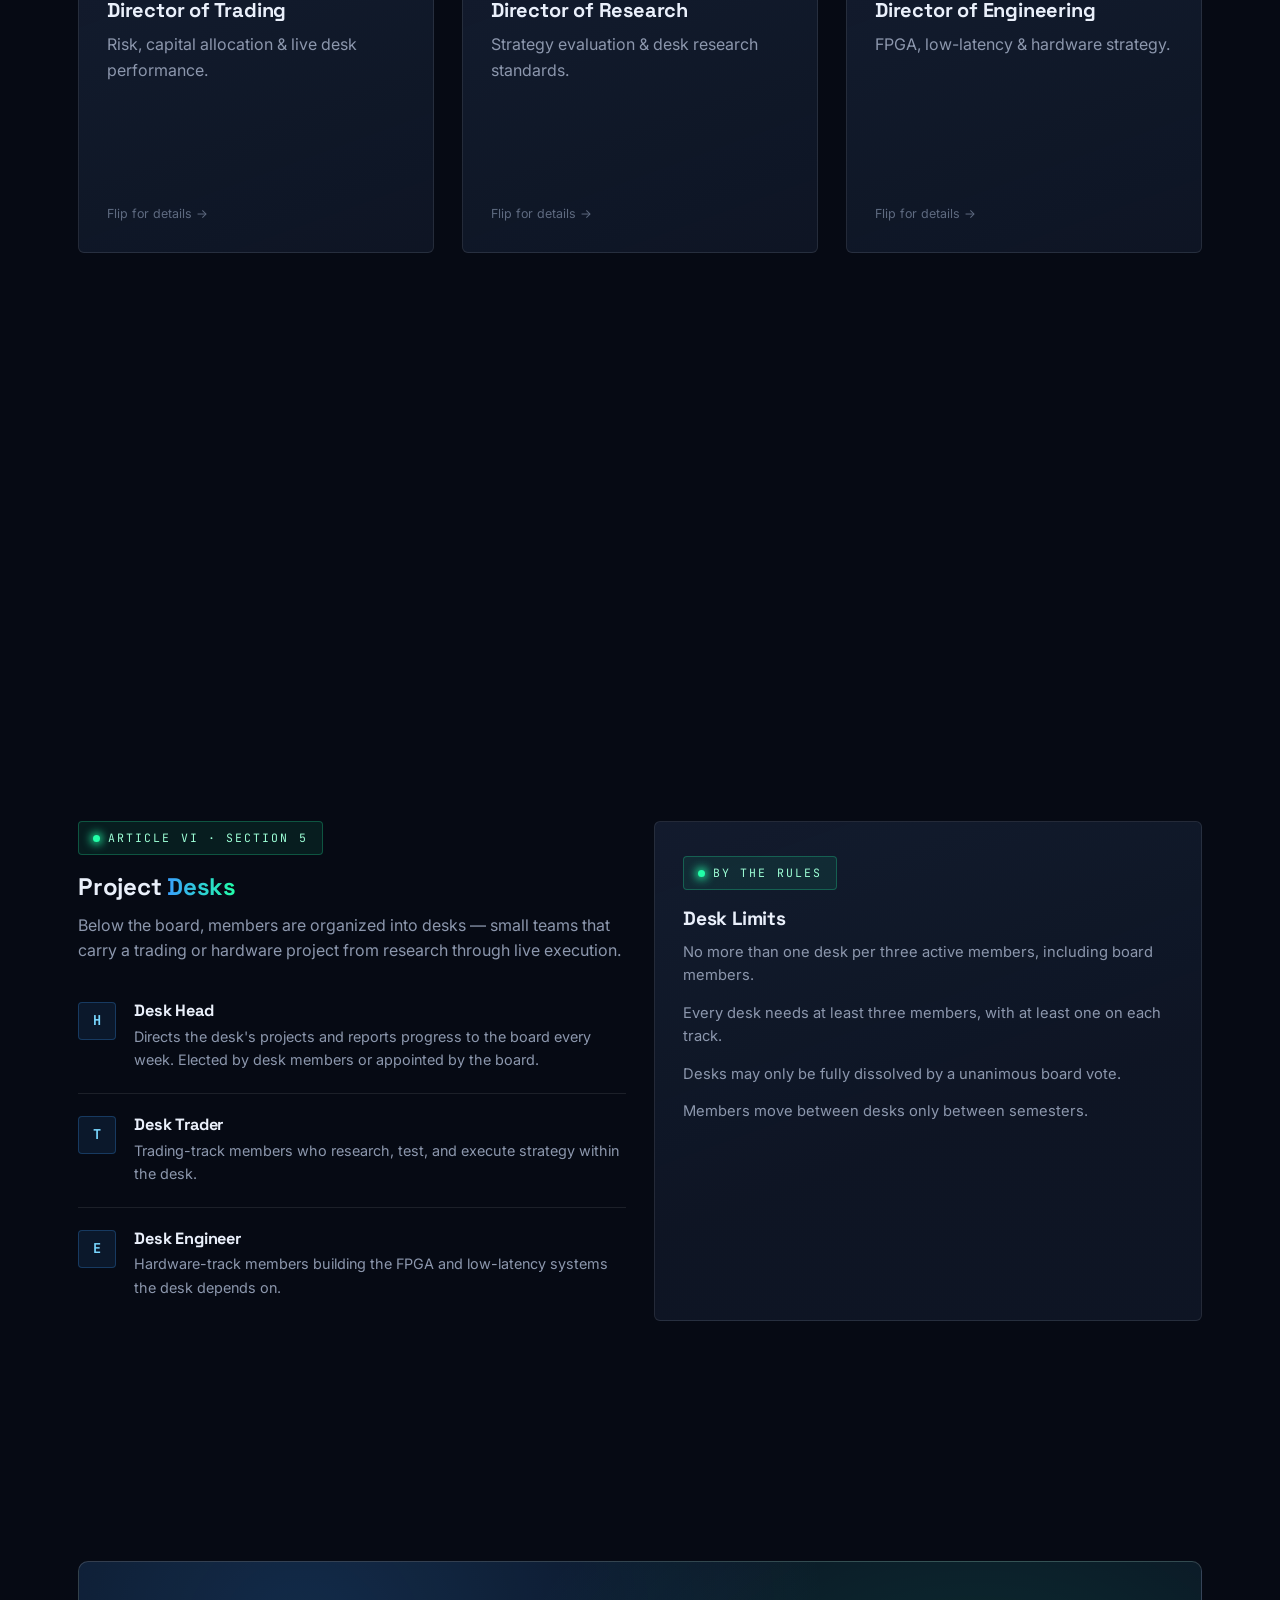
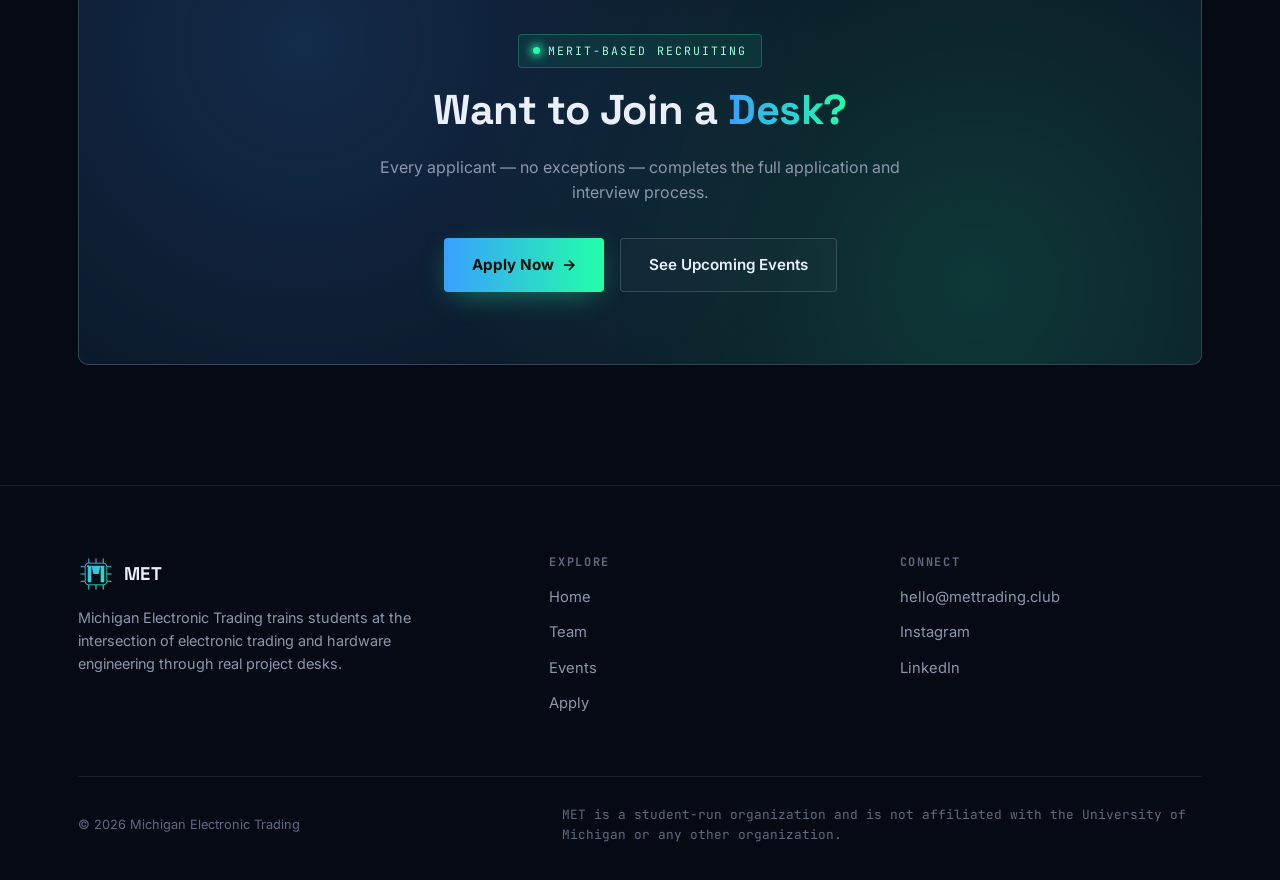
<file: team.html>
<!DOCTYPE html>
<html lang="en">
<head>
<meta charset="UTF-8">
<meta name="viewport" content="width=device-width, initial-scale=1.0">
<title>Team &amp; Board | Michigan Electronic Trading</title>
<meta name="description" content="Meet the board and structure of Michigan Electronic Trading — Partners, Directors, and project desks.">
<link rel="icon" type="image/svg+xml" href="assets/logo.svg">
<link rel="stylesheet" href="css/style.css">
</head>
<body>

<div class="aurora"><span class="b1"></span><span class="b2"></span><span class="b3"></span></div>
<div class="pcb-grid"></div>
<canvas id="binary-canvas"></canvas>
<div class="vignette"></div>
<div class="cursor-glow" id="cursorGlow"></div>
<div class="scroll-progress" id="scrollProgress"></div>

<header class="nav" id="nav">
  <div class="container nav-inner">
    <a href="index.html" class="brand">
      <svg class="logo-mark" viewBox="0 0 100 100" aria-hidden="true">
        <defs>
          <linearGradient id="metLogoGrad" x1="0" y1="0" x2="100" y2="100" gradientUnits="userSpaceOnUse">
            <stop offset="0" stop-color="#3aa0ff"/><stop offset="1" stop-color="#22ffa8"/>
          </linearGradient>
        </defs>
        <g stroke="url(#metLogoGrad)" stroke-width="3" stroke-linecap="round">
          <line x1="30" y1="8" x2="30" y2="20"/><line x1="50" y1="8" x2="50" y2="20"/><line x1="70" y1="8" x2="70" y2="20"/>
          <line x1="30" y1="80" x2="30" y2="92"/><line x1="50" y1="80" x2="50" y2="92"/><line x1="70" y1="80" x2="70" y2="92"/>
          <line x1="8" y1="30" x2="20" y2="30"/><line x1="8" y1="50" x2="20" y2="50"/><line x1="8" y1="70" x2="20" y2="70"/>
          <line x1="80" y1="30" x2="92" y2="30"/><line x1="80" y1="50" x2="92" y2="50"/><line x1="80" y1="70" x2="92" y2="70"/>
        </g>
        <rect x="20" y="20" width="60" height="60" rx="9" fill="#060a14" stroke="url(#metLogoGrad)" stroke-width="2.4"/>
        <circle class="chip-pulse" cx="28" cy="28" r="2.6" fill="#22ffa8"/>
        <rect x="27" y="27" width="10" height="46" rx="1.4" fill="url(#metLogoGrad)"/>
        <rect x="63" y="27" width="10" height="46" rx="1.4" fill="url(#metLogoGrad)"/>
        <polygon points="37,27 63,27 57,50 43,50" fill="url(#metLogoGrad)"/>
      </svg>
      <span>MET</span>
    </a>
    <nav class="nav-links" id="navLinks">
      <a href="index.html">Home</a>
      <a href="team.html" class="active">Team</a>
      <a href="events.html">Events</a>
      <a href="apply.html" class="btn btn-primary btn-sm">Apply Now</a>
    </nav>
    <button class="nav-toggle" id="navToggle" aria-label="Toggle menu"><span></span><span></span><span></span></button>
  </div>
</header>

<main>

  <section class="page-banner">
    <div class="container reveal">
      <span class="eyebrow">Leadership &amp; Structure</span>
      <h1>The People Behind <span class="grad-text">Every Desk</span></h1>
      <p class="lede">MET is governed by an elected board of Directors, three rotating Partners, and desk-level leadership — all held to the same merit-based standard as every member.</p>
    </div>
  </section>

  <!-- ============================ PARTNERS ============================ -->
  <section style="padding-top:0;">
    <div class="container">
      <div class="section-head reveal">
        <span class="eyebrow">Article V · Section 4</span>
        <h2>The <span class="grad-text">Partners</span></h2>
        <p>MET's three Partners are its Authorized Signers with the University — always the members holding the Director of Trading, Director of Engineering, and Director of Technology seats. Together they share the role equivalent of a President, set MET's overall direction, and rotate weekly on opening and closing general meetings.</p>
      </div>
      <div class="partner-grid">
        <div class="partner-card reveal">
          <div class="avatar">DT</div>
          <div class="role">Partner</div>
          <div class="name">— Add Name —</div>
          <p>Director of Trading. Owns MET's broker, exchange, and data accounts; sets desk risk limits and manages Trading Capital.</p>
        </div>
        <div class="partner-card reveal reveal-delay-1">
          <div class="avatar">DE</div>
          <div class="role">Partner</div>
          <div class="name">— Add Name —</div>
          <p>Director of Engineering. Leads FPGA and low-latency systems development and MET's hardware equipment &amp; partnerships.</p>
        </div>
        <div class="partner-card reveal reveal-delay-2">
          <div class="avatar">DT</div>
          <div class="role">Partner</div>
          <div class="name">— Add Name —</div>
          <p>Director of Technology. Oversees trading platforms, data pipelines, and integration of hardware with MET's systems.</p>
        </div>
      </div>
    </div>
  </section>

  <!-- ============================ BOARD ============================ -->
  <section>
    <div class="container">
      <div class="section-head reveal">
        <span class="eyebrow">Article V · Section 1</span>
        <h2>The Board of <span class="grad-text">Directors</span></h2>
        <p>Five elected officers govern MET's trading, research, engineering, technology, and logistics operations. Hover — or tap on mobile — to flip each card.</p>
      </div>
      <div class="board-grid">

        <div class="flip-card reveal">
          <div class="flip-inner">
            <div class="flip-face flip-front">
              <span class="badge mono">01 / BOARD</span>
              <h3>Director of Trading</h3>
              <p>Risk, capital allocation &amp; live desk performance.</p>
              <span class="flip-hint">Flip for details →</span>
            </div>
            <div class="flip-face flip-back">
              <p>Oversees execution across all desks — risk management, position limits, and capital allocation. Approves desks for Live Execution, sets written risk limits, and manages MET's Trading Capital and accounts.</p>
            </div>
          </div>
        </div>

        <div class="flip-card reveal reveal-delay-1">
          <div class="flip-inner">
            <div class="flip-face flip-front">
              <span class="badge mono">02 / BOARD</span>
              <h3>Director of Research</h3>
              <p>Strategy evaluation &amp; desk research standards.</p>
              <span class="flip-hint">Flip for details →</span>
            </div>
            <div class="flip-face flip-back">
              <p>Leads evaluation and approval of new desks, sets the research and testing standards a strategy must meet before trading, and reviews existing desks' strategies over time.</p>
            </div>
          </div>
        </div>

        <div class="flip-card reveal reveal-delay-2">
          <div class="flip-inner">
            <div class="flip-face flip-front">
              <span class="badge mono">03 / BOARD</span>
              <h3>Director of Engineering</h3>
              <p>FPGA, low-latency &amp; hardware strategy.</p>
              <span class="flip-hint">Flip for details →</span>
            </div>
            <div class="flip-face flip-back">
              <p>Oversees MET's hardware and software strategies — FPGA and low-latency systems, hardware-accelerated trading projects, equipment, and hardware-focused industry partnerships.</p>
            </div>
          </div>
        </div>

        <div class="flip-card reveal">
          <div class="flip-inner">
            <div class="flip-face flip-front">
              <span class="badge mono">04 / BOARD</span>
              <h3>Director of Technology</h3>
              <p>Platforms, data pipelines &amp; infrastructure.</p>
              <span class="flip-hint">Flip for details →</span>
            </div>
            <div class="flip-face flip-back">
              <p>Oversees software and technical infrastructure — trading platforms, data pipelines, backtesting tools — and integrates hardware with MET's trading systems and accounts.</p>
            </div>
          </div>
        </div>

        <div class="flip-card reveal reveal-delay-1">
          <div class="flip-inner">
            <div class="flip-face flip-front">
              <span class="badge mono">05 / BOARD</span>
              <h3>Director of Logistics</h3>
              <p>Events, recruiting &amp; member records.</p>
              <span class="flip-hint">Flip for details →</span>
            </div>
            <div class="flip-face flip-back">
              <p>Plans all MET events — general meetings, recruiting, firm events, socials, and club fairs. Manages member communications, records, and University/CCI compliance.</p>
            </div>
          </div>
        </div>

        <div class="flip-card reveal reveal-delay-2">
          <div class="flip-inner">
            <div class="flip-face flip-front">
              <span class="badge mono">ELECTED ANNUALLY</span>
              <h3>Join the Board</h3>
              <p>Board elections are held by ranked-choice vote at the end of Winter semester.</p>
              <span class="flip-hint">Flip for details →</span>
            </div>
            <div class="flip-face flip-back">
              <p>Any active member may nominate themselves or another active member. Voting runs top-three ranked-choice by secret ballot — results release after final exams.</p>
            </div>
          </div>
        </div>

      </div>
    </div>
  </section>

  <!-- ============================ DESKS ============================ -->
  <section>
    <div class="container">
      <div class="grid-2" style="align-items:start;">
        <div class="reveal">
          <span class="eyebrow">Article VI · Section 5</span>
          <h2>Project <span class="grad-text">Desks</span></h2>
          <p>Below the board, members are organized into desks — small teams that carry a trading or hardware project from research through live execution.</p>

          <div class="desk-role">
            <div class="badge-num">H</div>
            <div><h4>Desk Head</h4><p>Directs the desk's projects and reports progress to the board every week. Elected by desk members or appointed by the board.</p></div>
          </div>
          <div class="desk-role">
            <div class="badge-num">T</div>
            <div><h4>Desk Trader</h4><p>Trading-track members who research, test, and execute strategy within the desk.</p></div>
          </div>
          <div class="desk-role">
            <div class="badge-num">E</div>
            <div><h4>Desk Engineer</h4><p>Hardware-track members building the FPGA and low-latency systems the desk depends on.</p></div>
          </div>
        </div>

        <div class="card tilt reveal reveal-delay-1">
          <div class="tilt-inner">
            <span class="eyebrow">By the Rules</span>
            <h3>Desk Limits</h3>
            <ul style="display:flex;flex-direction:column;gap:14px;margin-top:10px;">
              <li style="font-size:.92rem;color:var(--muted);">No more than one desk per three active members, including board members.</li>
              <li style="font-size:.92rem;color:var(--muted);">Every desk needs at least three members, with at least one on each track.</li>
              <li style="font-size:.92rem;color:var(--muted);">Desks may only be fully dissolved by a unanimous board vote.</li>
              <li style="font-size:.92rem;color:var(--muted);">Members move between desks only between semesters.</li>
            </ul>
          </div>
        </div>
      </div>
    </div>
  </section>

  <!-- ============================= CTA ============================= -->
  <section>
    <div class="container">
      <div class="cta-banner reveal">
        <span class="eyebrow">Merit-Based Recruiting</span>
        <h2>Want to Join a <span class="grad-text">Desk?</span></h2>
        <p>Every applicant — no exceptions — completes the full application and interview process.</p>
        <div class="hero-actions">
          <a href="apply.html" class="btn btn-primary">Apply Now <span class="arrow">→</span></a>
          <a href="events.html" class="btn btn-ghost">See Upcoming Events</a>
        </div>
      </div>
    </div>
  </section>

</main>

<footer class="footer">
  <div class="container">
    <div class="footer-top">
      <div class="footer-brand">
        <a href="index.html" class="brand">
          <svg class="logo-mark" viewBox="0 0 100 100" aria-hidden="true">
            <g stroke="url(#metLogoGrad)" stroke-width="3" stroke-linecap="round">
              <line x1="30" y1="8" x2="30" y2="20"/><line x1="50" y1="8" x2="50" y2="20"/><line x1="70" y1="8" x2="70" y2="20"/>
              <line x1="30" y1="80" x2="30" y2="92"/><line x1="50" y1="80" x2="50" y2="92"/><line x1="70" y1="80" x2="70" y2="92"/>
              <line x1="8" y1="30" x2="20" y2="30"/><line x1="8" y1="50" x2="20" y2="50"/><line x1="8" y1="70" x2="20" y2="70"/>
              <line x1="80" y1="30" x2="92" y2="30"/><line x1="80" y1="50" x2="92" y2="50"/><line x1="80" y1="70" x2="92" y2="70"/>
            </g>
            <rect x="20" y="20" width="60" height="60" rx="9" fill="#060a14" stroke="url(#metLogoGrad)" stroke-width="2.4"/>
            <circle cx="28" cy="28" r="2.6" fill="#22ffa8"/>
            <rect x="27" y="27" width="10" height="46" rx="1.4" fill="url(#metLogoGrad)"/>
            <rect x="63" y="27" width="10" height="46" rx="1.4" fill="url(#metLogoGrad)"/>
            <polygon points="37,27 63,27 57,50 43,50" fill="url(#metLogoGrad)"/>
          </svg>
          <span>MET</span>
        </a>
        <p>Michigan Electronic Trading trains students at the intersection of electronic trading and hardware engineering through real project desks.</p>
      </div>
      <div class="footer-col">
        <h4>Explore</h4>
        <a href="index.html">Home</a>
        <a href="team.html">Team</a>
        <a href="events.html">Events</a>
        <a href="apply.html">Apply</a>
      </div>
      <div class="footer-col">
        <h4>Connect</h4>
        <a href="mailto:hello@mettrading.club">hello@mettrading.club</a>
        <a href="#">Instagram</a>
        <a href="#">LinkedIn</a>
      </div>
    </div>
    <div class="footer-bottom">
      <span>© <span data-year></span> Michigan Electronic Trading</span>
      <span class="disclaimer mono">MET is a student-run organization and is not affiliated with the University of Michigan or any other organization.</span>
    </div>
  </div>
</footer>

<script src="js/main.js"></script>
</body>
</html>
</file>
<file: css/style.css>
/* ==========================================================================
   Michigan Electronic Trading — Core Stylesheet
   Dark / blue+green / FPGA-circuit themed design system
   ========================================================================== */

@import url('https://fonts.googleapis.com/css2?family=Space+Grotesk:wght@400;500;600;700&family=Inter:wght@400;500;600;700;800&family=JetBrains+Mono:wght@400;500;700&display=swap');

:root{
  --void:#03050a;
  --bg:#060a14;
  --bg-elevated:#0a1222;
  --panel:rgba(16,24,40,.82);
  --panel-strong:rgba(20,29,48,.92);
  --border:rgba(255,255,255,0.09);
  --border-strong:rgba(255,255,255,0.16);

  /* brand gradient — stays vivid in both themes; buttons pair it with --btn-text */
  --brand-blue:#3aa0ff;
  --brand-green:#22ffa8;

  /* accent colors used as text/icon/border — these flip for contrast per theme */
  --blue:#3aa0ff;
  --blue-bright:#7ad7ff;
  --blue-dim:#1b3a66;
  --green:#22ffa8;
  --green-bright:#9dffd6;
  --green-dim:#0f5c43;

  --text:#eaf0fb;
  --muted:#8c97ad;
  --muted-2:#5e6a80;
  --btn-text:#031209;

  --tag-amber:#ffce84;
  --tag-pink:#ff9fe3;

  --nav-bg:rgba(6,10,20,.72);
  --nav-mobile-bg:rgba(6,10,20,.97);
  --wash:rgba(255,255,255,.02);
  --wash-soft:rgba(255,255,255,.015);
  --pcb-line:rgba(58,160,255,.06);
  --aurora-op-1:.28;
  --aurora-op-2:.28;
  --aurora-op-3:.16;

  --grad-line:linear-gradient(90deg,var(--brand-blue),var(--brand-green));
  --grad-line-soft:linear-gradient(90deg,rgba(58,160,255,.5),rgba(34,255,168,.5));

  /* small, angular corner language — not pill/soft-UI rounded */
  --radius:6px;
  --radius-sm:4px;
  --radius-lg:10px;
  --shadow-glow:0 0 60px -15px rgba(58,160,255,.35);
  --ease:cubic-bezier(.16,.84,.44,1);
}

/* ==========================================================================
   Light theme — "clean white background, color effects layered on top"
   Toggled via [data-theme="light"] on <html>. The brand gradient
   (--brand-blue/--brand-green) stays constant; everything used as
   text/icon/border color flips for contrast against the lighter page.
   ========================================================================== */
[data-theme="light"]{
  --void:#eef1f7;
  --bg:#f5f7fb;
  --bg-elevated:#ffffff;
  --panel:rgba(255,255,255,.82);
  --panel-strong:rgba(255,255,255,.96);
  --border:rgba(15,23,42,.10);
  --border-strong:rgba(15,23,42,.18);

  --blue:#0a66c2;
  --blue-bright:#0b5ed7;
  --blue-dim:#dce8fb;
  --green:#0e8f5c;
  --green-bright:#0a7d4f;
  --green-dim:#d7f3e6;

  --text:#0b1220;
  --muted:#48516a;
  --muted-2:#6b7590;

  --tag-amber:#9a5b0a;
  --tag-pink:#a3185e;

  --nav-bg:rgba(255,255,255,.78);
  --nav-mobile-bg:rgba(255,255,255,.98);
  --wash:rgba(15,23,42,.025);
  --wash-soft:rgba(15,23,42,.02);
  --pcb-line:rgba(10,70,150,.08);
  --aurora-op-1:.14;
  --aurora-op-2:.14;
  --aurora-op-3:.09;
}

*,*::before,*::after{ box-sizing:border-box; }
html{ scroll-behavior:smooth; }
@media (prefers-reduced-motion: reduce){
  html{ scroll-behavior:auto; }
  *,*::before,*::after{ animation-duration:.001ms !important; animation-iteration-count:1 !important; transition-duration:.001ms !important; scroll-behavior:auto !important; }
}

body{
  margin:0;
  background:var(--bg);
  color:var(--text);
  font-family:'Inter',system-ui,sans-serif;
  line-height:1.6;
  overflow-x:hidden;
  -webkit-font-smoothing:antialiased;
}

h1,h2,h3,h4{
  font-family:'Space Grotesk',sans-serif;
  line-height:1.15;
  margin:0 0 .5em;
  letter-spacing:-.01em;
}

p{ margin:0 0 1em; color:var(--muted); }
a{ color:inherit; text-decoration:none; }
img,svg{ display:block; max-width:100%; }
ul{ margin:0; padding:0; list-style:none; }
button{ font-family:inherit; cursor:pointer; }
.mono{ font-family:'JetBrains Mono',monospace; }

.container{
  width:100%;
  max-width:1180px;
  margin:0 auto;
  padding:0 28px;
}

.grad-text{
  background:var(--grad-line);
  -webkit-background-clip:text;
  background-clip:text;
  color:transparent;
}

.eyebrow{
  display:inline-flex;
  align-items:center;
  gap:8px;
  font-family:'JetBrains Mono',monospace;
  font-size:.72rem;
  letter-spacing:.18em;
  text-transform:uppercase;
  color:var(--green-bright);
  background:rgba(34,255,168,.08);
  border:1px solid rgba(34,255,168,.25);
  padding:7px 14px;
  border-radius:var(--radius-sm);
  margin-bottom:18px;
}
.eyebrow::before{
  content:'';
  width:7px; height:7px; border-radius:50%;
  background:var(--green);
  box-shadow:0 0 10px 2px var(--green);
  animation:pulse-dot 1.8s ease-in-out infinite;
}
@keyframes pulse-dot{ 0%,100%{opacity:1;transform:scale(1);} 50%{opacity:.4;transform:scale(.7);} }

/* ---------------------------------------------------------------------- */
/* Fixed background layers (shared across all pages)                      */
/* ---------------------------------------------------------------------- */
.aurora{ position:fixed; inset:0; z-index:-4; overflow:hidden; background:var(--void); }
.aurora span{
  position:absolute;
  width:60vw; height:60vw;
  border-radius:50%;
  filter:blur(110px);
  opacity:.38;
  will-change:transform;
}
.aurora .b1{ background:var(--blue); top:-20%; left:-15%; opacity:var(--aurora-op-1); animation:drift1 26s ease-in-out infinite; }
.aurora .b2{ background:var(--green); bottom:-25%; right:-15%; opacity:var(--aurora-op-2); animation:drift2 32s ease-in-out infinite; }
.aurora .b3{ background:#1550ff; top:30%; left:40%; width:45vw; height:45vw; opacity:var(--aurora-op-3); animation:drift3 38s ease-in-out infinite; }

@keyframes drift1{
  0%,100%{ transform:translate(0,0) scale(1); }
  50%{ transform:translate(12vw,10vh) scale(1.2); }
}
@keyframes drift2{
  0%,100%{ transform:translate(0,0) scale(1); }
  50%{ transform:translate(-10vw,-12vh) scale(1.15); }
}
@keyframes drift3{
  0%,100%{ transform:translate(-8vw,6vh) scale(1); }
  50%{ transform:translate(8vw,-10vh) scale(1.3); }
}

.pcb-grid{
  position:fixed; inset:0; z-index:-3; pointer-events:none;
  background-image:
    linear-gradient(var(--pcb-line) 1px, transparent 1px),
    linear-gradient(90deg, var(--pcb-line) 1px, transparent 1px);
  background-size:42px 42px;
  mask-image:radial-gradient(ellipse 80% 60% at 50% 20%, #000 40%, transparent 85%);
}

#binary-canvas{ position:fixed; inset:0; z-index:-2; pointer-events:none; opacity:.32; }

.vignette{
  position:fixed; inset:0; z-index:-1; pointer-events:none;
  background:radial-gradient(ellipse 90% 70% at 50% 40%, transparent 40%, var(--bg) 100%);
}

.cursor-glow{
  position:fixed; top:0; left:0; z-index:3; pointer-events:none;
  width:420px; height:420px; margin:-210px 0 0 -210px;
  border-radius:50%;
  background:radial-gradient(circle, rgba(58,160,255,.10) 0%, rgba(34,255,168,.05) 45%, transparent 70%);
  transform:translate(-9999px,-9999px);
  transition:opacity .3s;
}
@media (hover:none){ .cursor-glow{ display:none; } }

.scroll-progress{
  position:fixed; top:0; left:0; height:3px; width:0%;
  background:var(--grad-line); z-index:200;
  box-shadow:0 0 12px rgba(34,255,168,.6);
  transition:width .08s linear;
}

/* ---------------------------------------------------------------------- */
/* Navigation                                                              */
/* ---------------------------------------------------------------------- */
.nav{
  position:fixed; top:0; left:0; right:0; z-index:100;
  padding:20px 0;
  transition:all .35s var(--ease);
  border-bottom:1px solid transparent;
}
.nav.scrolled{
  padding:12px 0;
  background:var(--nav-bg);
  backdrop-filter:blur(16px) saturate(140%);
  -webkit-backdrop-filter:blur(16px) saturate(140%);
  border-bottom:1px solid var(--border);
}
.nav-inner{ display:flex; align-items:center; justify-content:space-between; }

.brand{ display:flex; align-items:center; gap:10px; font-family:'Space Grotesk',sans-serif; font-weight:700; font-size:1.15rem; letter-spacing:.02em; }
.brand .logo-mark{ width:36px; height:36px; flex:0 0 auto; }
.brand .logo-mark .chip-pulse{ animation:chip-glow 2.6s ease-in-out infinite; }
@keyframes chip-glow{
  0%,100%{ opacity:1; }
  50%{ opacity:.35; }
}
.brand span{ color:var(--text); }
.brand span em{ font-style:normal; color:var(--green-bright); }

.nav-links{ display:flex; align-items:center; gap:36px; }
.nav-links a:not(.btn){
  position:relative; font-size:.95rem; font-weight:500; color:var(--muted);
  transition:color .25s;
}
.nav-links a:not(.btn)::after{
  content:''; position:absolute; left:0; bottom:-6px; width:0; height:2px;
  background:var(--grad-line); transition:width .3s var(--ease);
}
.nav-links a:not(.btn):hover{ color:var(--text); }
.nav-links a:not(.btn):hover::after,
.nav-links a.active::after{ width:100%; }
.nav-links a.active{ color:var(--text); }

.nav-toggle{ display:none; flex-direction:column; gap:5px; background:none; border:none; padding:8px; z-index:101; }
.nav-toggle span{ width:24px; height:2px; background:var(--text); border-radius:2px; transition:all .3s var(--ease); }
.nav-toggle.open span:nth-child(1){ transform:translateY(7px) rotate(45deg); }
.nav-toggle.open span:nth-child(2){ opacity:0; }
.nav-toggle.open span:nth-child(3){ transform:translateY(-7px) rotate(-45deg); }

/* ---------------------------------------------------------------------- */
/* Buttons                                                                 */
/* ---------------------------------------------------------------------- */
.btn{
  position:relative; display:inline-flex; align-items:center; justify-content:center; gap:8px;
  padding:14px 28px; border-radius:var(--radius-sm); font-weight:600; font-size:.95rem;
  border:1px solid var(--border-strong); overflow:hidden; isolation:isolate;
  transition:transform .3s var(--ease), box-shadow .3s var(--ease), border-color .3s;
  white-space:nowrap;
}
.btn:active{ transform:scale(.97); }
.btn-primary{
  background:var(--grad-line); color:var(--btn-text); border:none; font-weight:700;
  box-shadow:0 8px 30px -8px rgba(34,255,168,.45);
}
.btn-primary:hover{ transform:translateY(-2px); box-shadow:0 14px 36px -8px rgba(34,255,168,.6); }
.btn-ghost{ background:var(--wash); color:var(--text); }
.btn-ghost:hover{ border-color:var(--blue); background:rgba(58,160,255,.08); transform:translateY(-2px); }
.btn-sm{ padding:9px 20px; font-size:.85rem; }
.btn-block{ width:100%; }
.btn .arrow{ transition:transform .3s var(--ease); }
.btn:hover .arrow{ transform:translateX(4px); }

/* ---------------------------------------------------------------------- */
/* Hero                                                                    */
/* ---------------------------------------------------------------------- */
.hero{
  position:relative; min-height:100vh; display:flex; align-items:center;
  padding:150px 0 90px; overflow:hidden;
}
#hero3d{ position:absolute; inset:0; z-index:0; opacity:0; transition:opacity 1.4s ease; }
#hero3d.loaded{ opacity:1; }
.hero-content{ position:relative; z-index:2; max-width:760px; }
.hero h1{ font-size:clamp(2.6rem,6vw,4.6rem); margin-bottom:.35em; }
.hero .lede{ font-size:1.15rem; max-width:560px; margin-bottom:2.2em; }
.hero-actions{ display:flex; gap:16px; flex-wrap:wrap; margin-bottom:3em; }

.scroll-cue{
  position:absolute; bottom:28px; left:50%; transform:translateX(-50%);
  display:flex; flex-direction:column; align-items:center; gap:8px;
  color:var(--muted-2); font-family:'JetBrains Mono',monospace; font-size:.68rem; letter-spacing:.2em;
  z-index:2;
}
.scroll-cue .line{ width:1px; height:36px; background:linear-gradient(var(--green),transparent); animation:scroll-cue-move 1.8s ease-in-out infinite; }
@keyframes scroll-cue-move{ 0%{ transform:scaleY(0); transform-origin:top;} 50%{ transform:scaleY(1); transform-origin:top;} 51%{transform-origin:bottom;} 100%{ transform:scaleY(0); transform-origin:bottom;} }

/* ---------------------------------------------------------------------- */
/* Ticker                                                                  */
/* ---------------------------------------------------------------------- */
.ticker{
  position:relative; z-index:2;
  border-top:1px solid var(--border); border-bottom:1px solid var(--border);
  background:rgba(255,255,255,.015);
  overflow:hidden; white-space:nowrap; padding:14px 0;
}
.ticker-track{ display:inline-flex; gap:48px; animation:ticker-scroll 42s linear infinite; }
@keyframes ticker-scroll{ from{ transform:translateX(0); } to{ transform:translateX(-50%); } }
.ticker-item{ display:inline-flex; align-items:center; gap:10px; font-family:'JetBrains Mono',monospace; font-size:.85rem; color:var(--muted); letter-spacing:.02em; }
.ticker-item b{ color:var(--text); font-weight:600; }
.ticker-item.up{ color:var(--green-bright); }
.ticker-item.down{ color:var(--blue-bright); }
.ticker-item .dot{ opacity:.3; }

/* ---------------------------------------------------------------------- */
/* Sections / generic                                                      */
/* ---------------------------------------------------------------------- */
section{ position:relative; z-index:1; padding:120px 0; }
.section-head{ max-width:640px; margin-bottom:64px; }
.section-head.center{ margin-left:auto; margin-right:auto; text-align:center; }
.section-head h2{ font-size:clamp(1.8rem,3.4vw,2.6rem); }

.page-banner{
  position:relative; z-index:1; padding:170px 0 90px; text-align:center;
}
.page-banner h1{ font-size:clamp(2.2rem,5vw,3.6rem); }
.page-banner .lede{ max-width:600px; margin:0 auto; font-size:1.05rem; }

.reveal{ opacity:0; transform:translateY(34px); transition:opacity .8s var(--ease), transform .8s var(--ease); }
.reveal.is-visible{ opacity:1; transform:translateY(0); }
.reveal-delay-1.is-visible{ transition-delay:.08s; }
.reveal-delay-2.is-visible{ transition-delay:.16s; }
.reveal-delay-3.is-visible{ transition-delay:.24s; }
.reveal-delay-4.is-visible{ transition-delay:.32s; }

/* ---------------------------------------------------------------------- */
/* Mission                                                                 */
/* ---------------------------------------------------------------------- */
.mission{ display:grid; grid-template-columns:1.1fr .9fr; gap:60px; align-items:center; }
.mission blockquote{ font-size:clamp(1.3rem,2.4vw,1.7rem); font-family:'Space Grotesk',sans-serif; color:var(--text); font-weight:500; margin:0 0 22px; line-height:1.45; }
.mission blockquote::before{ content:'“'; color:var(--green); }
.mission blockquote::after{ content:'”'; color:var(--blue); }
.mission .cite{ font-family:'JetBrains Mono',monospace; font-size:.78rem; color:var(--muted-2); letter-spacing:.08em; text-transform:uppercase; }
.chart-card{
  position:relative; border:1px solid var(--border); border-radius:var(--radius);
  background:linear-gradient(160deg,var(--panel),transparent);
  padding:26px; backdrop-filter:blur(6px);
}
.chart-card .chart-top{ display:flex; justify-content:space-between; align-items:baseline; margin-bottom:14px; }
.chart-card .chart-top b{ font-family:'JetBrains Mono',monospace; letter-spacing:.06em; color:var(--muted); font-size:.78rem; }
.chart-card .chart-top span{ color:var(--green-bright); font-family:'JetBrains Mono',monospace; font-weight:700; }
.chart-line{ width:100%; height:auto; }
.chart-line path.area{ fill:url(#chartFill); }
.chart-line path.line{
  fill:none; stroke:url(#chartStroke); stroke-width:2.4;
  stroke-dasharray:900; stroke-dashoffset:900;
  transition:stroke-dashoffset 2s var(--ease);
}
.chart-card.is-visible .chart-line path.line{ stroke-dashoffset:0; }

/* ---------------------------------------------------------------------- */
/* Pipeline / stepper                                                      */
/* ---------------------------------------------------------------------- */
.pipeline{ position:relative; }
.pipeline-track{ display:grid; grid-template-columns:repeat(3,1fr); gap:28px; position:relative; }
.pipeline-track::before{
  content:''; position:absolute; top:28px; left:8%; right:8%; height:1px;
  background:linear-gradient(90deg,var(--blue-dim),var(--green-dim),var(--blue-dim));
}
.pipe-step{ position:relative; padding:0 10px; }
.pipe-step .num{
  width:56px; height:56px; border-radius:var(--radius-sm); margin-bottom:22px;
  display:flex; align-items:center; justify-content:center;
  font-family:'JetBrains Mono',monospace; font-weight:700; font-size:1rem;
  background:var(--bg-elevated); border:1px solid var(--border-strong);
  color:var(--green-bright); position:relative; z-index:1;
  box-shadow:0 0 0 6px var(--bg);
}
.pipe-step h3{ font-size:1.15rem; margin-bottom:8px; }
.pipe-step p{ font-size:.92rem; margin-bottom:0; }

/* ---------------------------------------------------------------------- */
/* Cards / tilt                                                            */
/* ---------------------------------------------------------------------- */
.grid-2{ display:grid; grid-template-columns:repeat(2,1fr); gap:28px; }
.grid-3{ display:grid; grid-template-columns:repeat(3,1fr); gap:28px; }
.grid-4{ display:grid; grid-template-columns:repeat(4,1fr); gap:24px; }

.tilt{ perspective:1000px; }
.tilt-inner{ transition:transform .25s var(--ease); transform-style:preserve-3d; will-change:transform; }

.card{
  position:relative; border-radius:var(--radius); border:1px solid var(--border);
  background:linear-gradient(160deg,var(--panel-strong),var(--panel) 60%);
  padding:34px 28px; height:100%; transition:border-color .3s,box-shadow .3s;
}
.card:hover{ border-color:var(--border-strong); box-shadow:0 20px 50px -24px rgba(58,160,255,.5); }
.card .icon{
  width:48px; height:48px; border-radius:var(--radius-sm); margin-bottom:22px;
  display:flex; align-items:center; justify-content:center;
  background:rgba(58,160,255,.1); border:1px solid rgba(58,160,255,.25);
}
.card .icon svg{ width:24px; height:24px; stroke:var(--blue-bright); }
.card.green .icon{ background:rgba(34,255,168,.08); border-color:rgba(34,255,168,.25); }
.card.green .icon svg{ stroke:var(--green-bright); }
.card h3{ font-size:1.2rem; margin-bottom:10px; }
.card p{ font-size:.93rem; margin-bottom:0; }
.card .tag-row{ display:flex; gap:8px; flex-wrap:wrap; margin-top:18px; }
.tagpill{
  font-family:'JetBrains Mono',monospace; font-size:.68rem; letter-spacing:.05em;
  padding:5px 10px; border-radius:3px; border:1px solid var(--border-strong); color:var(--muted);
}

.track-card{ display:flex; flex-direction:column; gap:18px; }
.track-card .track-label{ font-family:'JetBrains Mono',monospace; font-size:.72rem; letter-spacing:.14em; text-transform:uppercase; }
.track-card.trading .track-label{ color:var(--green-bright); }
.track-card.hardware .track-label{ color:var(--blue-bright); }
.track-card ul{ display:flex; flex-direction:column; gap:10px; margin-top:6px; }
.track-card li{ display:flex; gap:10px; font-size:.92rem; color:var(--muted); align-items:flex-start; }
.track-card li svg{ flex:0 0 auto; width:16px; height:16px; margin-top:3px; stroke:var(--green); }

/* ---------------------------------------------------------------------- */
/* Stat strip                                                              */
/* ---------------------------------------------------------------------- */
.stat-strip{
  display:grid; grid-template-columns:repeat(4,1fr); gap:24px;
  border-top:1px solid var(--border); border-bottom:1px solid var(--border);
  padding:48px 0;
}
.stat{ text-align:center; }
.stat .num{ font-family:'Space Grotesk',sans-serif; font-size:clamp(1.8rem,3vw,2.4rem); font-weight:700; }
.stat .label{ font-family:'JetBrains Mono',monospace; font-size:.72rem; letter-spacing:.1em; text-transform:uppercase; color:var(--muted-2); margin-top:6px; }

/* ---------------------------------------------------------------------- */
/* CTA banner                                                              */
/* ---------------------------------------------------------------------- */
.cta-banner{
  position:relative; border-radius:var(--radius-lg); overflow:hidden;
  padding:72px 48px; text-align:center;
  border:1px solid var(--border-strong);
  background:
    radial-gradient(circle at 20% 20%, rgba(58,160,255,.18), transparent 55%),
    radial-gradient(circle at 80% 80%, rgba(34,255,168,.16), transparent 55%),
    var(--bg-elevated);
}
.cta-banner h2{ font-size:clamp(1.8rem,3.6vw,2.6rem); max-width:680px; margin:0 auto .5em; }
.cta-banner p{ max-width:520px; margin:0 auto 2em; }
.cta-banner .hero-actions{ justify-content:center; margin-bottom:0; }

/* ---------------------------------------------------------------------- */
/* Footer                                                                  */
/* ---------------------------------------------------------------------- */
.footer{ position:relative; z-index:1; border-top:1px solid var(--border); padding:70px 0 34px; }
.footer-top{ display:grid; grid-template-columns:1.4fr 1fr 1fr; gap:48px; margin-bottom:48px; }
.footer-brand .brand{ margin-bottom:14px; }
.footer-brand p{ max-width:340px; font-size:.9rem; }
.footer-col h4{ font-family:'JetBrains Mono',monospace; font-size:.74rem; letter-spacing:.14em; text-transform:uppercase; color:var(--muted-2); margin-bottom:16px; }
.footer-col a{ display:block; color:var(--muted); font-size:.92rem; margin-bottom:12px; transition:color .25s; }
.footer-col a:hover{ color:var(--green-bright); }
.footer-bottom{ display:flex; justify-content:space-between; align-items:center; flex-wrap:wrap; gap:14px; padding-top:28px; border-top:1px solid var(--border); font-size:.8rem; color:var(--muted-2); }
.footer-bottom .disclaimer{ max-width:640px; }

/* ==========================================================================
   Page: Team
   ========================================================================== */
.partner-grid{ display:grid; grid-template-columns:repeat(3,1fr); gap:28px; }
.partner-card{
  border-radius:var(--radius); border:1px solid var(--border-strong); padding:34px 28px;
  background:linear-gradient(160deg,rgba(34,255,168,.07),rgba(58,160,255,.05) 70%);
  text-align:center; position:relative;
}
.partner-card .avatar{
  width:72px; height:72px; border-radius:var(--radius-sm); margin:0 auto 18px;
  display:flex; align-items:center; justify-content:center;
  background:var(--bg-elevated); border:1px solid transparent;
  background-image:linear-gradient(var(--bg-elevated),var(--bg-elevated)), var(--grad-line);
  background-origin:border-box; background-clip:padding-box, border-box;
  font-family:'Space Grotesk',sans-serif; font-weight:700; font-size:1.3rem;
  color:var(--text); position:relative;
}
.partner-card .role{ font-family:'JetBrains Mono',monospace; font-size:.7rem; letter-spacing:.1em; text-transform:uppercase; color:var(--green-bright); margin-bottom:6px; }
.partner-card .name{ color:var(--muted); font-style:italic; font-size:.92rem; margin-bottom:12px; }
.partner-card p{ font-size:.88rem; }

.flip-card{ perspective:1400px; height:300px; }
.flip-inner{
  position:relative; width:100%; height:100%; transition:transform .7s var(--ease);
  transform-style:preserve-3d;
}
.flip-card:hover .flip-inner,
.flip-card.flipped .flip-inner{ transform:rotateY(180deg); }
.flip-face{
  position:absolute; inset:0; backface-visibility:hidden; border-radius:var(--radius);
  border:1px solid var(--border); padding:28px; display:flex; flex-direction:column;
}
.flip-front{ background:linear-gradient(160deg,var(--panel-strong),var(--panel)); justify-content:space-between; }
.flip-back{
  transform:rotateY(180deg); background:var(--bg-elevated); justify-content:center;
  border-color:var(--border-strong);
}
.flip-back p{ font-size:.85rem; margin-bottom:0; }
.flip-front .badge{ font-family:'JetBrains Mono',monospace; font-size:.68rem; letter-spacing:.1em; color:var(--muted-2); }
.flip-front h3{ font-size:1.25rem; }
.flip-front .flip-hint{ display:flex; align-items:center; gap:6px; font-size:.78rem; color:var(--muted-2); margin-top:auto; }

.board-grid{ display:grid; grid-template-columns:repeat(3,1fr); gap:28px; }

.desk-role{ display:flex; gap:18px; align-items:flex-start; padding:22px 0; border-bottom:1px solid var(--border); }
.desk-role:last-child{ border-bottom:none; }
.desk-role .badge-num{
  flex:0 0 auto; width:38px; height:38px; border-radius:var(--radius-sm); display:flex; align-items:center; justify-content:center;
  background:rgba(58,160,255,.1); border:1px solid rgba(58,160,255,.25); color:var(--blue-bright);
  font-family:'JetBrains Mono',monospace; font-weight:700; font-size:.85rem;
}
.desk-role h4{ margin:0 0 4px; font-size:1.02rem; }
.desk-role p{ font-size:.9rem; margin:0; }

/* ==========================================================================
   Page: Events
   ========================================================================== */
.filter-row{ display:flex; gap:10px; flex-wrap:wrap; margin-bottom:48px; }
.filter-btn{
  padding:9px 18px; border-radius:var(--radius-sm); border:1px solid var(--border-strong);
  background:transparent; color:var(--muted); font-size:.85rem; font-weight:500;
  transition:all .25s var(--ease);
}
.filter-btn:hover{ color:var(--text); border-color:var(--blue); }
.filter-btn.active{ background:var(--grad-line); color:#031209; border-color:transparent; font-weight:700; }

.events-grid{ display:grid; grid-template-columns:repeat(2,1fr); gap:24px; }
.event-card{
  border-radius:var(--radius); border:1px solid var(--border); padding:28px;
  background:linear-gradient(160deg,var(--panel-strong),var(--panel));
  transition:opacity .35s, transform .35s;
}
.event-card.hidden{ display:none; }
.event-card .tag{
  display:inline-block; font-family:'JetBrains Mono',monospace; font-size:.68rem; letter-spacing:.08em; text-transform:uppercase;
  padding:5px 11px; border-radius:3px; margin-bottom:16px;
}
.event-card .tag.c-general{ background:rgba(58,160,255,.12); color:var(--blue-bright); border:1px solid rgba(58,160,255,.3); }
.event-card .tag.c-recruiting{ background:rgba(34,255,168,.12); color:var(--green-bright); border:1px solid rgba(34,255,168,.3); }
.event-card .tag.c-dev{ background:rgba(255,255,255,.08); color:var(--text); border:1px solid var(--border-strong); }
.event-card .tag.c-firm{ background:rgba(255,186,73,.12); color:#ffce84; border:1px solid rgba(255,186,73,.3); }
.event-card .tag.c-social{ background:rgba(255,97,210,.1); color:#ff9fe3; border:1px solid rgba(255,97,210,.28); }
.event-card h3{ font-size:1.2rem; margin-bottom:10px; }
.event-card .meta{ display:flex; flex-direction:column; gap:6px; margin-bottom:14px; font-family:'JetBrains Mono',monospace; font-size:.78rem; color:var(--muted-2); }
.event-card .meta span{ display:flex; align-items:center; gap:8px; }
.event-card .meta svg{ width:14px; height:14px; stroke:var(--muted-2); }
.event-card p{ font-size:.9rem; margin-bottom:0; }

.recurring-block{
  display:grid; grid-template-columns:repeat(2,1fr); gap:24px;
}
.recurring-card{
  border-radius:var(--radius); border:1px dashed var(--border-strong); padding:28px;
  background:rgba(255,255,255,.015);
}
.recurring-card .when{ font-family:'JetBrains Mono',monospace; color:var(--green-bright); font-size:.95rem; margin-bottom:10px; display:block; }
.recurring-card h3{ font-size:1.1rem; margin-bottom:8px; }

/* ==========================================================================
   Page: Apply
   ========================================================================== */
.steps{ display:grid; grid-template-columns:repeat(3,1fr); gap:28px; }
.step-card{ border-radius:var(--radius); border:1px solid var(--border); padding:30px 26px; background:linear-gradient(160deg,var(--panel-strong),var(--panel)); position:relative; }
.step-card .step-index{ font-family:'JetBrains Mono',monospace; font-size:.8rem; color:var(--muted-2); margin-bottom:14px; }
.step-card h3{ font-size:1.15rem; margin-bottom:10px; }
.step-card p{ font-size:.9rem; margin-bottom:0; }

.track-tabs{ display:flex; gap:10px; margin-bottom:36px; }
.track-tab{
  flex:1; padding:18px 22px; border-radius:var(--radius-sm); border:1px solid var(--border-strong);
  background:rgba(255,255,255,.02); text-align:left; transition:all .3s var(--ease);
}
.track-tab h4{ font-family:'Space Grotesk',sans-serif; margin:0 0 4px; font-size:1.05rem; color:var(--text); }
.track-tab span{ font-family:'JetBrains Mono',monospace; font-size:.72rem; color:var(--muted-2); letter-spacing:.08em; text-transform:uppercase; }
.track-tab.active{ border-color:var(--green); background:rgba(34,255,168,.07); box-shadow:0 0 0 1px rgba(34,255,168,.3) inset; }
.track-tab.active h4{ color:var(--green-bright); }

.track-panel{ display:none; }
.track-panel.active{ display:grid; grid-template-columns:1fr 1fr; gap:36px; }
.track-panel .panel-list{ display:flex; flex-direction:column; gap:14px; }
.track-panel .panel-list li{ display:flex; gap:12px; font-size:.93rem; color:var(--muted); align-items:flex-start; }
.track-panel .panel-list li svg{ flex:0 0 auto; width:18px; height:18px; stroke:var(--green); margin-top:2px; }

.elig-grid{ display:grid; grid-template-columns:repeat(2,1fr); gap:18px; }
.elig-item{ display:flex; gap:14px; align-items:flex-start; border:1px solid var(--border); border-radius:var(--radius-sm); padding:18px 20px; background:var(--panel); }
.elig-item svg{ flex:0 0 auto; width:20px; height:20px; stroke:var(--blue-bright); margin-top:2px; }
.elig-item p{ margin:0; font-size:.9rem; }

.apply-card{
  border-radius:var(--radius-lg); border:1px solid var(--border-strong); padding:64px 48px; text-align:center;
  background:radial-gradient(circle at 50% 0%, rgba(58,160,255,.18), transparent 60%), var(--bg-elevated);
  position:relative; overflow:hidden;
}
.apply-card .form-note{ font-family:'JetBrains Mono',monospace; font-size:.76rem; color:var(--muted-2); margin-top:18px; }

.faq-item{ border-bottom:1px solid var(--border); }
.faq-q{
  width:100%; display:flex; justify-content:space-between; align-items:center;
  padding:22px 0; background:none; border:none; color:var(--text); font-size:1rem; font-weight:600; text-align:left;
}
.faq-q .plus{ flex:0 0 auto; width:22px; height:22px; position:relative; }
.faq-q .plus::before,.faq-q .plus::after{ content:''; position:absolute; background:var(--green); border-radius:2px; transition:transform .3s var(--ease); }
.faq-q .plus::before{ width:100%; height:2px; top:50%; left:0; transform:translateY(-50%); }
.faq-q .plus::after{ width:2px; height:100%; left:50%; top:0; transform:translateX(-50%); }
.faq-item.open .plus::after{ transform:translateX(-50%) scaleY(0); }
.faq-a{ max-height:0; overflow:hidden; transition:max-height .4s var(--ease); }
.faq-a p{ padding-bottom:22px; margin:0; font-size:.93rem; }

/* ---------------------------------------------------------------------- */
/* Responsive                                                              */
/* ---------------------------------------------------------------------- */
@media (max-width:980px){
  .mission{ grid-template-columns:1fr; }
  .grid-3,.grid-4,.partner-grid,.board-grid,.events-grid,.steps,.elig-grid,.recurring-block,.stat-strip{ grid-template-columns:repeat(2,1fr); }
  .footer-top{ grid-template-columns:1fr; gap:32px; }
}
@media (max-width:760px){
  .nav-links{
    position:fixed; inset:0 0 0 auto; top:0; height:100vh; width:78vw; max-width:340px;
    background:rgba(6,10,20,.97); backdrop-filter:blur(20px);
    flex-direction:column; justify-content:center; align-items:flex-start; gap:26px; padding:40px;
    transform:translateX(100%); transition:transform .4s var(--ease);
    border-left:1px solid var(--border);
  }
  .nav-links.open{ transform:translateX(0); }
  .nav-toggle{ display:flex; }
  .grid-2,.grid-3,.grid-4,.partner-grid,.board-grid,.events-grid,.steps,.elig-grid,.recurring-block,.stat-strip,.track-panel.active,.pipeline-track{ grid-template-columns:1fr !important; }
  .pipeline-track::before{ display:none; }
  .track-tabs{ flex-direction:column; }
  .hero{ padding-top:130px; }
}
</file>
